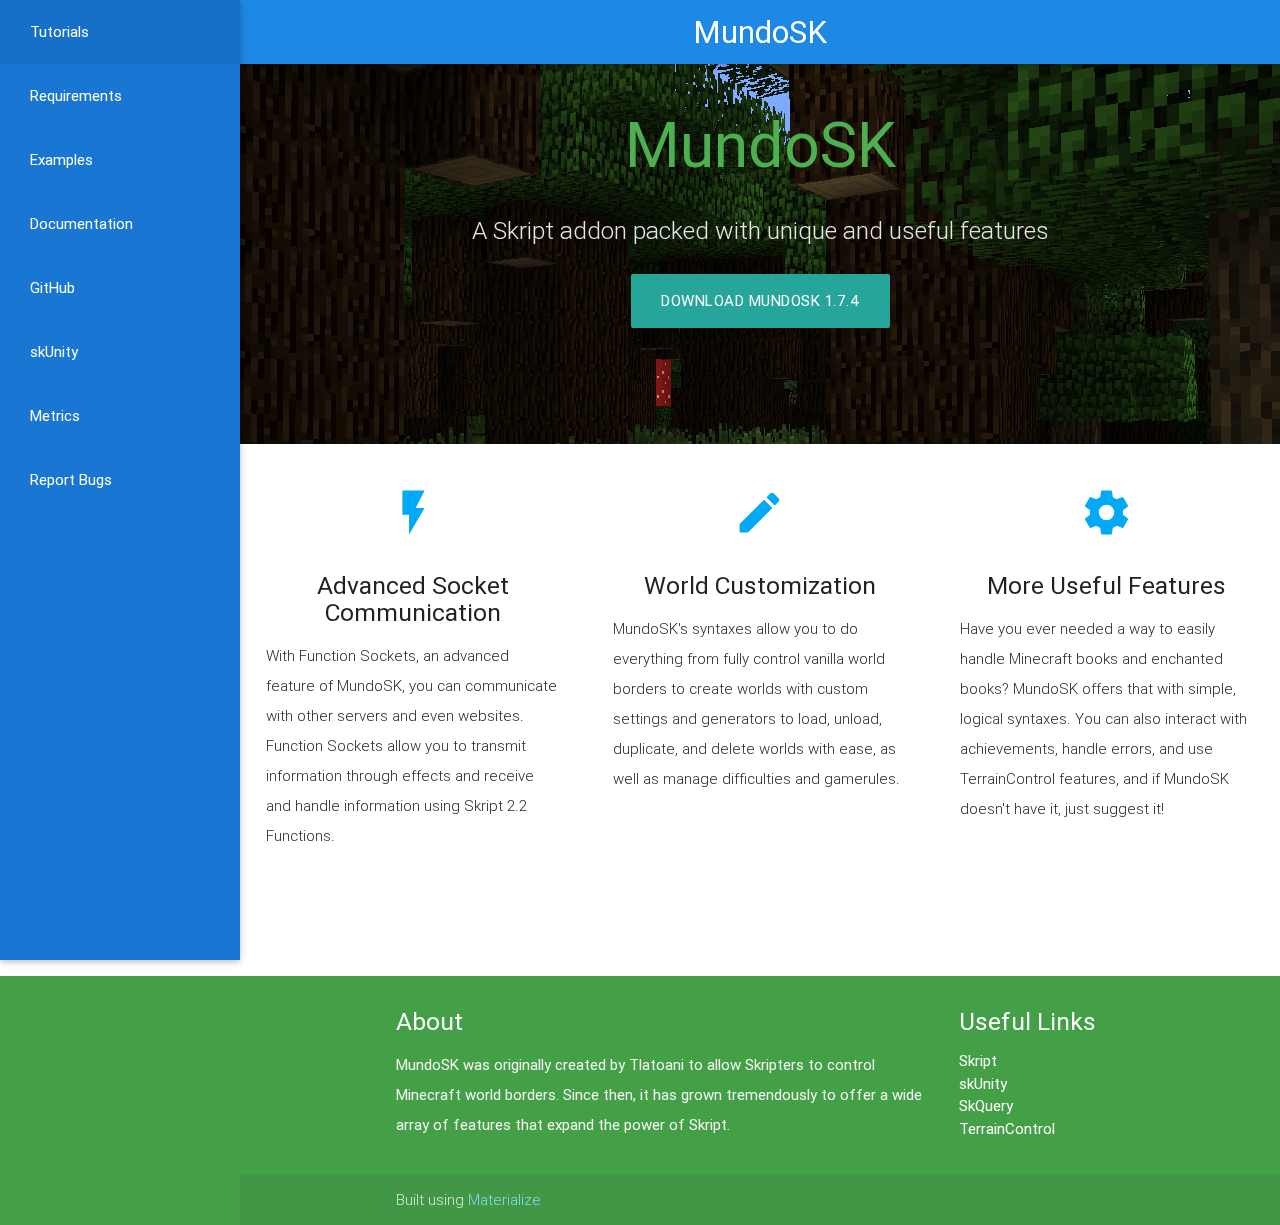
<file: index.html>
<!DOCTYPE html>
<html lang="en">
<head>
  <meta http-equiv="Content-Type" content="text/html; charset=UTF-8"/>
  <meta name="viewport" content="width=device-width, initial-scale=1, maximum-scale=1.0"/>
  <title>MundoSK - Skript Addon by Tlatoani</title>

  <!-- CSS  -->
  <link href="https://fonts.googleapis.com/icon?family=Material+Icons" rel="stylesheet">
  <link href="css/materialize.css" type="text/css" rel="stylesheet" media="screen,projection"/>
  <link href="css/style.css" type="text/css" rel="stylesheet" media="screen,projection"/>
</head>
<body>
  <nav class="blue darken-1" role="navigation">
    <div class="nav-wrapper"><a id="logo-container" href="#" class="brand-logo center white-text">MundoSK</a>
      <ul id="nav-mobile" class="side-nav fixed blue darken-2">
        <li class="no-padding">
          <ul class="collapsible collapsible-accordion">
            <li>
              <a class="collapsible-header white-text">Tutorials</i></a>
              <div class="collapsible-body">
                <ul>
                  <li><a href="tutorialworldcreator.html">World Creator</a></li>
                  <li><a href="tutorialinterserver.html">Server Communication</a></li>
                  <li><a href="tutorialhandlers.html">Handlers</a></li>
                  <li><a href="tutorialprobability.html">Probability</a></li>
                  <li><a href="tutorialcustomevents.html">Custom Events</a></li>
                </ul>
              </div>
            </li>
            <li>
              <a class="collapsible-header white-text">Requirements</i></a>
              <div class="collapsible-body">
                <ul>
                  <li><a href="https://forums.skunity.com/uploads/default/original/2X/a/af5cf8410e58cce7f76c8fc467498b32c37e2755.jar">Skript 2.2 (1.8)</a></li>
                  <li><a href="https://forums.skunity.com/t/download-v1-3-skript-for-1-9/4283">Skript 2.2 (1.9)</a></li>
                  <li><a>Spigot 1.8-1.10+</a></li>
                  <li><a>Java 8</a></li>
                  <ul class="collapsible collapsible-accordion">
                    <li>
                      <a class="collapsible-header">Optional</i></a>
                      <div class="collapsible-body">
                        <ul>
                          <li class="green"><a href="https://www.spigotmc.org/resources/terraincontrol.2214/" class="white-text">TerrainControl</a></li>
                          <li class="green"><a href="https://www.spigotmc.org/resources/protocollib.1997/" class="white-text">ProtocolLib 4.1+</a></li>
                        </ul>
                      </div>
                    </li>
                  </ul>
                </ul>
              </div>
            </li>
            <li>
              <a class="collapsible-header white-text">Examples</i></a>
              <div class="collapsible-body">
                <ul>
                  <li><a href="exampleinterserverchat.html">Inter Server Chat</a></li>
                  <li><a href="examplemontyhall.html">Monty Hall</a></li>
                </ul>
              </div>
            </li>
          </ul>
        </li>
        <li><a href="http://skunity.com/MundoSK" class="white-text">Documentation</a></li>
        <li><a href="https://github.com/TlatoaniHJ/MundoSK" class="white-text">GitHub</a></li>
        <li><a href="https://forums.skunity.com/topic/1833/mundosk-1-7-4-1-8-1-10-tablist-custom-generators-packets-world-border-world-management-sockets-more/981" class="white-text">skUnity</a></li>
        <li><a href="http://mcstats.org/plugin/MundoSK" class="white-text">Metrics</a></li>
        <li><a href="reportbugs.html" class="white-text">Report Bugs</a></li>
      </ul>
      <a href="#" data-activates="nav-mobile" class="button-collapse"><i class="material-icons white-text">menu</i></a>
    </div>
  </nav>

  <header id="index-banner" class="parallax-container">
    <div class="section no-pad-bot">
      <div class="container">
        <br><br>
        <h1 class="header center green-text">MundoSK</h1>
        <div class="row center">
          <h5 class="header col s12 light">A Skript addon packed with unique and useful features</h5>
        </div>
        <div class="row center">
          <a href="/downloads/MundoSK.jar" download id="download-button" class="btn-large waves-effect waves-green">Download MundoSK 1.7.4</a>
        </div>
      </div>
    </div>
    <div class="parallax"><img src="background4.jpg" alt="Unsplashed background img 1"></div>
  </header>


  <main>
    <div class="section">

      <!--   Icon Section   -->
      <div class="row">
        <div class="col s12 m4">
          <div class="icon-block">
            <h2 class="center light-blue-text"><i class="material-icons">flash_on</i></h2>
            <h5 class="center">Advanced Socket Communication</h5>

            <p class="light">With Function Sockets, an advanced feature of MundoSK, you can communicate with other servers and even websites. Function Sockets allow you to transmit information through effects and receive and handle information using Skript 2.2 Functions. </p>
          </div>
        </div>

        <div class="col s12 m4">
          <div class="icon-block">
            <h2 class="center light-blue-text"><i class="material-icons">mode_edit</i></h2>
            <h5 class="center">World Customization</h5>

            <p class="light">MundoSK's syntaxes allow you to do everything from fully control vanilla world borders to create worlds with custom settings and generators to load, unload, duplicate, and delete worlds with ease, as well as manage difficulties and gamerules.</p>
          </div>
        </div>

        <div class="col s12 m4">
          <div class="icon-block">
            <h2 class="center light-blue-text"><i class="material-icons">settings</i></h2>
            <h5 class="center">More Useful Features</h5>

            <p class="light">Have you ever needed a way to easily handle Minecraft books and enchanted books? MundoSK offers that with simple, logical syntaxes. You can also interact with achievements, handle errors, and use TerrainControl features, and if MundoSK doesn't have it, just suggest it!</p>
          </div>
        </div>
      </div>
    </div>
    <br><br>

    <div class="section">

    </div>
  </main>

  <footer class="page-footer green darken-1">
    <div class="container">
      <div class="row">
        <div class="col l9 s12">
          <h5 class="white-text">About</h5>
          <p class="grey-text text-lighten-4">MundoSK was originally created by Tlatoani to allow Skripters to control Minecraft world borders. Since then, it has grown tremendously to offer a wide array of features that expand the power of Skript.</p>


        </div>
        <div class="col l3 s12">
          <h5 class="white-text">Useful Links</h5>
          <ul>
            <li><a class="white-text" href="http://dev.bukkit.org/bukkit-plugins/skript/">Skript</a></li>
            <li><a class="white-text" href="http://skunity.com/">skUnity</a></li>
            <li><a class="white-text" href="http://dev.bukkit.org/bukkit-plugins/skquery/">SkQuery</a></li>
            <li><a class="white-text" href="https://www.spigotmc.org/resources/terraincontrol.2214/">TerrainControl</a></li>
          </ul>
        </div>
      </div>
    </div>
    <div class="footer-copyright">
      <div class="container">
      Built using <a class="cyan-text text-lighten-3" href="http://materializecss.com">Materialize</a>
      </div>
    </div>
  </footer>


  <!--  Scripts-->
  <script src="https://code.jquery.com/jquery-2.1.1.min.js"></script>
  <script src="js/materialize.js"></script>
  <script src="js/init.js"></script>

  </body>
</html>
</file>
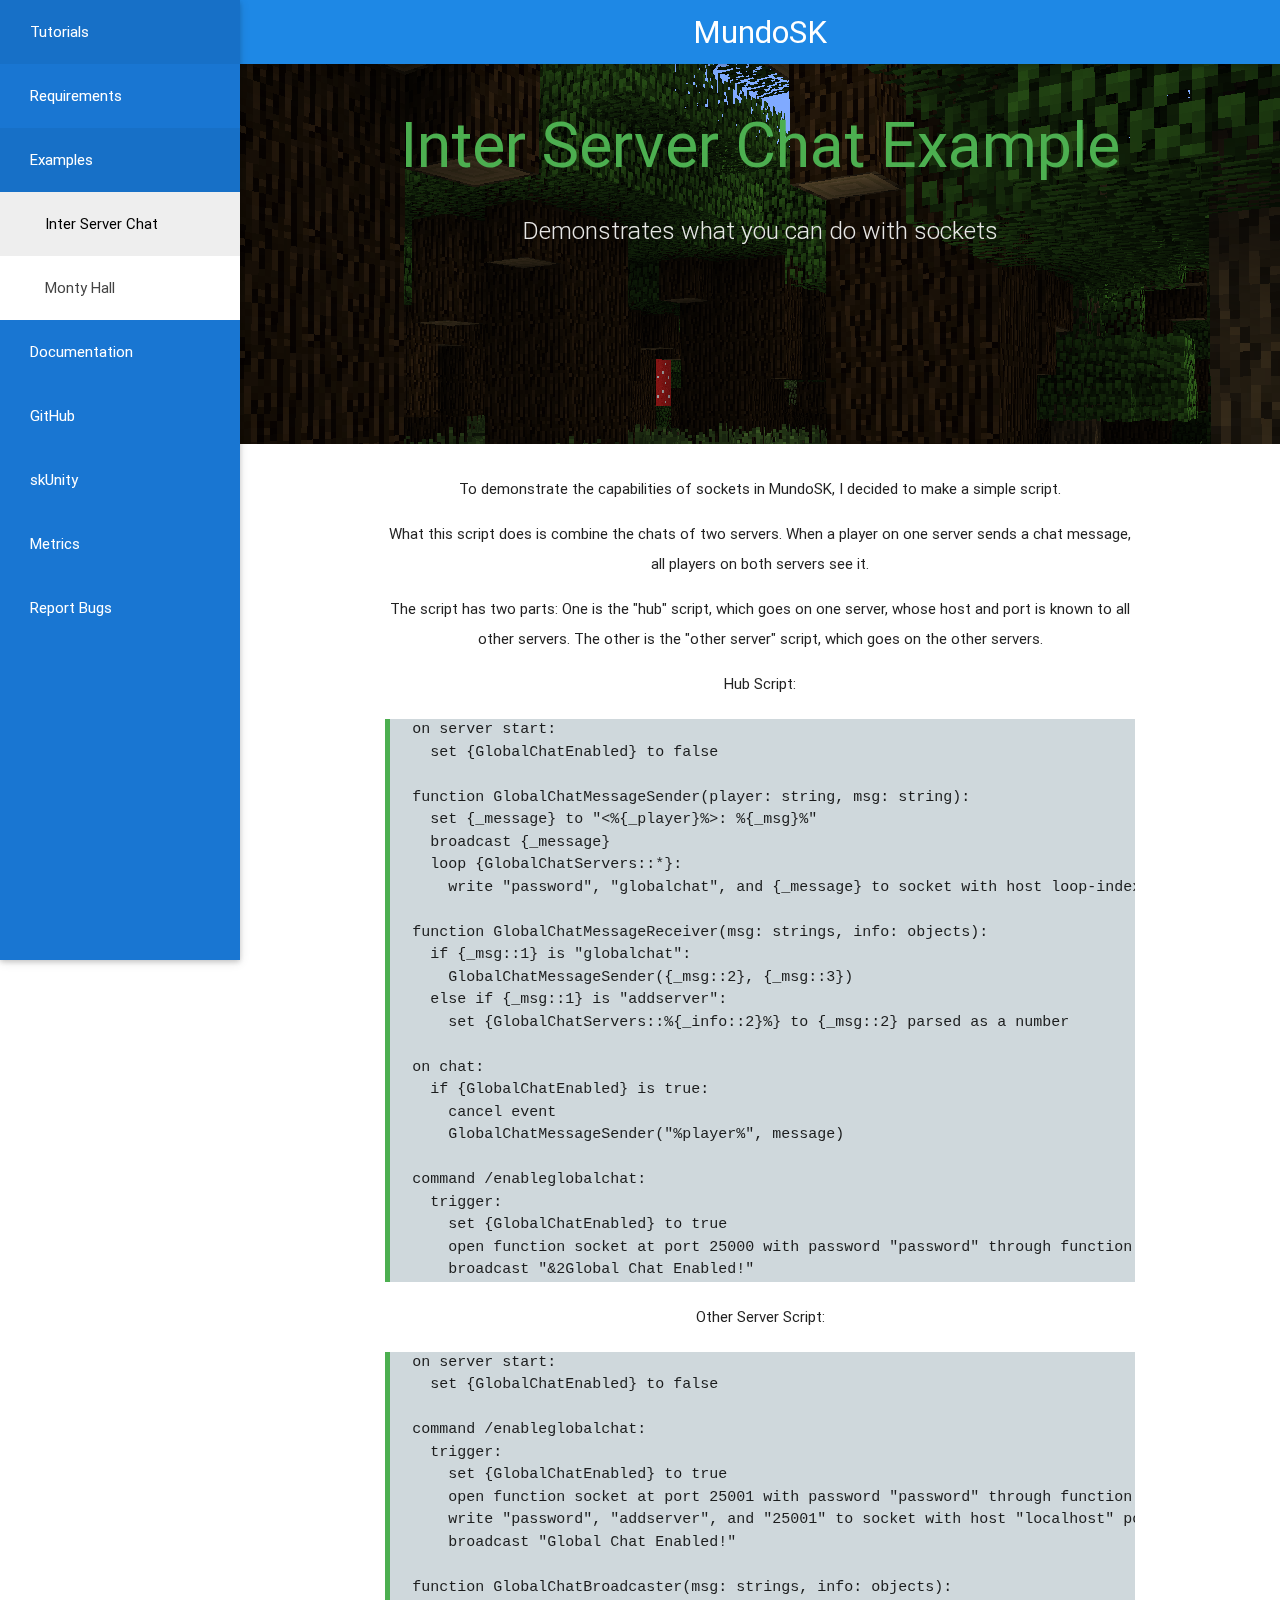
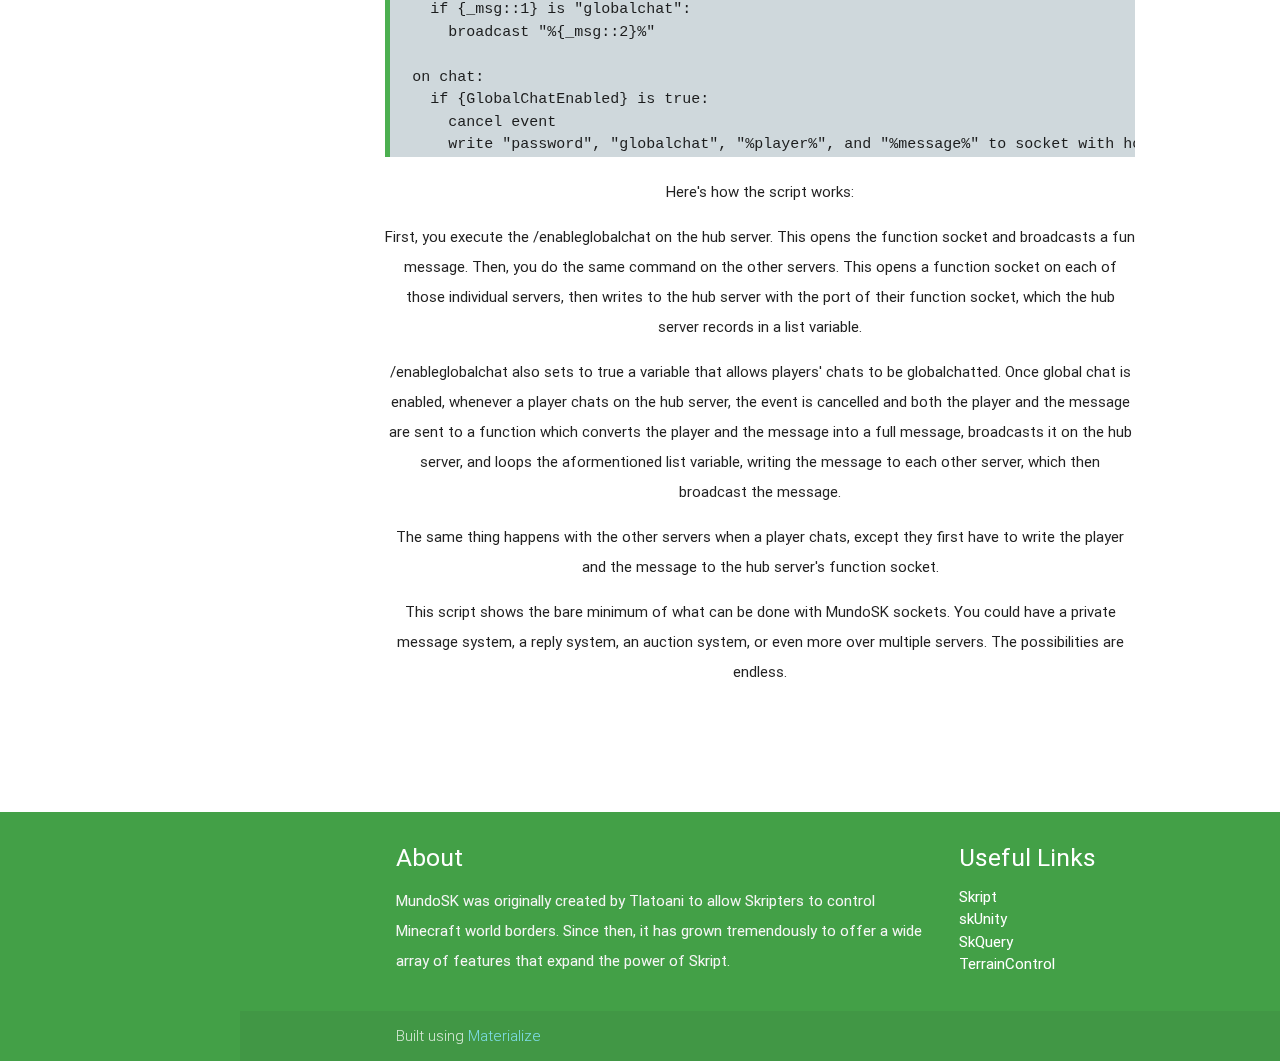
<file: exampleinterserverchat.html>
<!DOCTYPE html>
<html lang="en">
<head>
  <meta http-equiv="Content-Type" content="text/html; charset=UTF-8"/>
  <meta name="viewport" content="width=device-width, initial-scale=1, maximum-scale=1.0"/>
  <title>MundoSK - Skript Addon by Tlatoani</title>

  <!-- CSS  -->
  <link href="https://fonts.googleapis.com/icon?family=Material+Icons" rel="stylesheet">
  <link href="css/materialize.css" type="text/css" rel="stylesheet" media="screen,projection"/>
  <link href="css/style.css" type="text/css" rel="stylesheet" media="screen,projection"/>
</head>
<body>
  <nav class="blue darken-1" role="navigation">
    <div class="nav-wrapper"><a id="logo-container" href="index.html" class="brand-logo center white-text">MundoSK</a>
      <ul id="nav-mobile" class="side-nav fixed blue darken-2">
        <li class="no-padding">
          <ul class="collapsible collapsible-accordion">
            <li>
              <a class="collapsible-header white-text">Tutorials</i></a>
              <div class="collapsible-body">
                <ul>
                  <li><a href="tutorialworldcreator.html">World Creator</a></li>
                  <li><a href="tutorialinterserver.html">Server Communication</a></li>
                  <li><a href="tutorialhandlers.html">Handlers</a></li>
                  <li><a href="tutorialprobability.html">Probability</a></li>
                  <li><a href="tutorialcustomevents.html">Custom Events</a></li>
                </ul>
              </div>
            </li>
            <li>
              <a class="collapsible-header white-text">Requirements</i></a>
              <div class="collapsible-body">
                <ul>
                  <li><a href="https://forums.skunity.com/uploads/default/original/2X/a/af5cf8410e58cce7f76c8fc467498b32c37e2755.jar">Skript 2.2 (1.8)</a></li>
                  <li><a href="https://forums.skunity.com/t/download-v1-3-skript-for-1-9/4283">Skript 2.2 (1.9)</a></li>
                  <li><a>Spigot 1.8/1.9</a></li>
                  <li><a>Java 8</a></li>
                </ul>
              </div>
            </li>
            <li>
              <a class="active collapsible-header white-text">Examples</i></a>
              <div class="collapsible-body">
                <ul>
                  <li class="active grey lighten-3"><a href="exampleinterserverchat.html" class="black-text">Inter Server Chat</a></li>
                  <li><a href="examplemontyhall.html">Monty Hall</a></li>
                </ul>
              </div>
            </li>
          </ul>
        </li>
        <li><a href="http://skunity.com/MundoSK" class="white-text">Documentation</a></li>
        <li><a href="https://github.com/TlatoaniHJ/MundoSK" class="white-text">GitHub</a></li>
        <li><a href="https://forums.skunity.com/t/mundosk-1-5-10-custom-events-world-border-world-management-books-enchanted-books-sockets-terraincontrol-hook-more/2706" class="white-text">skUnity</a></li>
        <li><a href="http://mcstats.org/plugin/MundoSK" class="white-text">Metrics</a></li>
        <li><a href="reportbugs.html" class="white-text">Report Bugs</a></li>
      </ul>
      <a href="#" data-activates="nav-mobile" class="button-collapse"><i class="material-icons white-text">menu</i></a>
    </div>
  </nav>

  <header id="index-banner" class="parallax-container">
    <div class="section no-pad-bot">
      <div class="container">
        <br><br>
        <h1 class="header center green-text">Inter Server Chat Example</h1>
        <div class="row center">
          <h5 class="header col s12 light">Demonstrates what you can do with sockets</h5>
        </div>
      </div>
    </div>
    <div class="parallax"><img src="background4.jpg" alt="Unsplashed background img 1"></div>
  </header>


  <main>
    <div class="section container">

      <!--   Icon Section   -->
      <div class="center row">
<p>To demonstrate the capabilities of sockets in MundoSK, I decided to make a simple script.
</p><p>What this script does is combine the chats of two servers. When a player on one server sends a chat message, all players on both servers see it.
</p><p>The script has two parts: One is the "hub" script, which goes on one server, whose host and port is known to all other servers. The other is the "other server" script, which goes on the other servers.
</p><p>Hub Script:
</p><blockquote class="blue-grey lighten-4 left-align"><pre>
on server start:
  set {GlobalChatEnabled} to false

function GlobalChatMessageSender(player: string, msg: string):
  set {_message} to "<%{_player}%>: %{_msg}%"
  broadcast {_message}
  loop {GlobalChatServers::*}:
    write "password", "globalchat", and {_message} to socket with host loop-index port loop-value

function GlobalChatMessageReceiver(msg: strings, info: objects):
  if {_msg::1} is "globalchat":
    GlobalChatMessageSender({_msg::2}, {_msg::3})
  else if {_msg::1} is "addserver":
    set {GlobalChatServers::%{_info::2}%} to {_msg::2} parsed as a number

on chat:
  if {GlobalChatEnabled} is true:
    cancel event
    GlobalChatMessageSender("%player%", message)

command /enableglobalchat:
  trigger:
    set {GlobalChatEnabled} to true
    open function socket at port 25000 with password "password" through function "GlobalChatMessageReceiver"
    broadcast "&2Global Chat Enabled!"
</pre></blockquote><p>Other Server Script:
</p><blockquote class="blue-grey lighten-4 left-align"><pre>
on server start:
  set {GlobalChatEnabled} to false

command /enableglobalchat:
  trigger:
    set {GlobalChatEnabled} to true
    open function socket at port 25001 with password "password" through function "GlobalChatBroadcaster"
    write "password", "addserver", and "25001" to socket with host "localhost" port 25000
    broadcast "Global Chat Enabled!"

function GlobalChatBroadcaster(msg: strings, info: objects):
  if {_msg::1} is "globalchat":
    broadcast "%{_msg::2}%"

on chat:
  if {GlobalChatEnabled} is true:
    cancel event
    write "password", "globalchat", "%player%", and "%message%" to socket with host "localhost" port 25000
</pre></blockquote><p>Here's how the script works:
</p><p>First, you execute the /enableglobalchat on the hub server. This opens the function socket and broadcasts a fun message. Then, you do the same command on the other servers. This opens a function socket on each of those individual servers, then writes to the hub server with the port of their function socket, which the hub server records in a list variable.
</p><p>/enableglobalchat also sets to true a variable that allows players' chats to be globalchatted. Once global chat is enabled, whenever a player chats on the hub server, the event is cancelled and both the player and the message are sent to a function which converts the player and the message into a full message, broadcasts it on the hub server, and loops the aformentioned list variable, writing the message to each other server, which then broadcast the message.
</p><p>The same thing happens with the other servers when a player chats, except they first have to write the player and the message to the hub server's function socket.
</p><p>This script shows the bare minimum of what can be done with MundoSK sockets. You could have a private message system, a reply system, an auction system, or even more over multiple servers. The possibilities are endless.</p>
      </div>
    </div>
    <br><br>

    <div class="section">

    </div>
  </main>

  <footer class="page-footer green darken-1">
    <div class="container">
      <div class="row">
        <div class="col l9 s12">
          <h5 class="white-text">About</h5>
          <p class="grey-text text-lighten-4">MundoSK was originally created by Tlatoani to allow Skripters to control Minecraft world borders. Since then, it has grown tremendously to offer a wide array of features that expand the power of Skript.</p>


        </div>
        <div class="col l3 s12">
          <h5 class="white-text">Useful Links</h5>
          <ul>
            <li><a class="white-text" href="http://dev.bukkit.org/bukkit-plugins/skript/">Skript</a></li>
            <li><a class="white-text" href="http://skunity.com/">skUnity</a></li>
            <li><a class="white-text" href="http://dev.bukkit.org/bukkit-plugins/skquery/">SkQuery</a></li>
            <li><a class="white-text" href="https://www.spigotmc.org/resources/terraincontrol.2214/">TerrainControl</a></li>
          </ul>
        </div>
      </div>
    </div>
    <div class="footer-copyright">
      <div class="container">
      Built using <a class="cyan-text text-lighten-3" href="http://materializecss.com">Materialize</a>
      </div>
    </div>
  </footer>


  <!--  Scripts-->
  <script src="https://code.jquery.com/jquery-2.1.1.min.js"></script>
  <script src="js/materialize.js"></script>
  <script src="js/init.js"></script>

  </body>
</html>
</file>
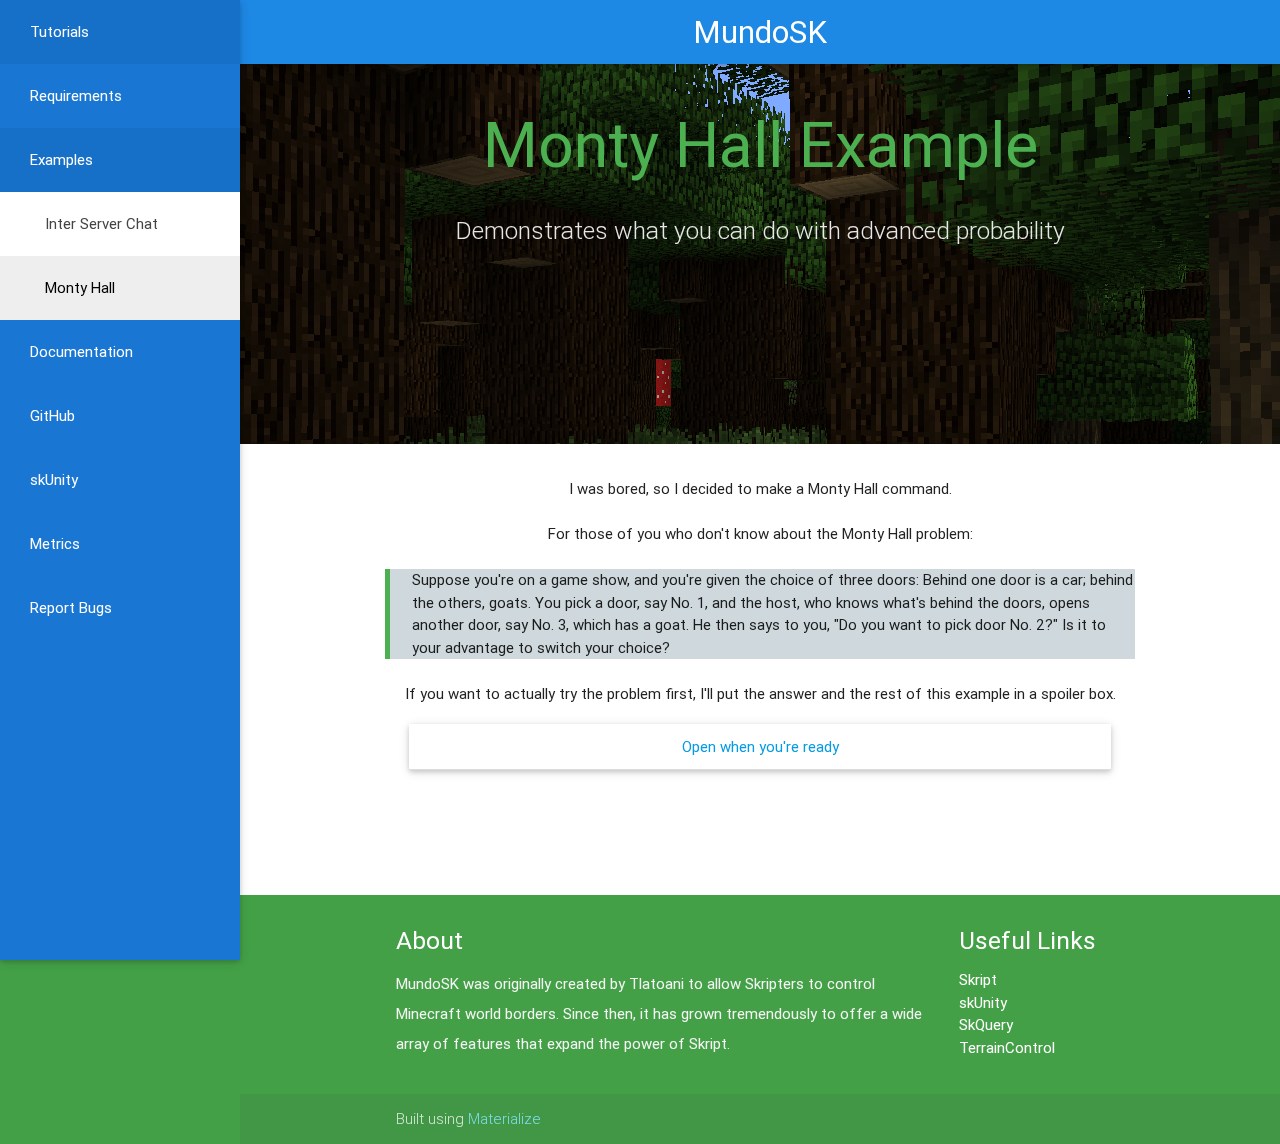
<file: examplemontyhall.html>
<!DOCTYPE html>
<html lang="en">
<head>
  <meta http-equiv="Content-Type" content="text/html; charset=UTF-8"/>
  <meta name="viewport" content="width=device-width, initial-scale=1, maximum-scale=1.0"/>
  <title>MundoSK - Skript Addon by Tlatoani</title>

  <!-- CSS  -->
  <link href="https://fonts.googleapis.com/icon?family=Material+Icons" rel="stylesheet">
  <link href="css/materialize.css" type="text/css" rel="stylesheet" media="screen,projection"/>
  <link href="css/style.css" type="text/css" rel="stylesheet" media="screen,projection"/>
</head>
<body>
  <nav class="blue darken-1" role="navigation">
    <div class="nav-wrapper"><a id="logo-container" href="index.html" class="brand-logo center white-text">MundoSK</a>
      <ul id="nav-mobile" class="side-nav fixed blue darken-2">
        <li class="no-padding">
          <ul class="collapsible collapsible-accordion">
            <li>
              <a class="collapsible-header white-text">Tutorials</i></a>
              <div class="collapsible-body">
                <ul>
                  <li><a href="tutorialworldcreator.html">World Creator</a></li>
                  <li><a href="tutorialinterserver.html">Server Communication</a></li>
                  <li><a href="tutorialhandlers.html">Handlers</a></li>
                  <li><a href="tutorialprobability.html">Probability</a></li>
                  <li><a href="tutorialcustomevents.html">Custom Events</a></li>
                </ul>
              </div>
            </li>
            <li>
              <a class="collapsible-header white-text">Requirements</i></a>
              <div class="collapsible-body">
                <ul>
                  <li><a href="https://forums.skunity.com/uploads/default/original/2X/a/af5cf8410e58cce7f76c8fc467498b32c37e2755.jar">Skript 2.2 (1.8)</a></li>
                  <li><a href="https://forums.skunity.com/t/download-v1-3-skript-for-1-9/4283">Skript 2.2 (1.9)</a></li>
                  <li><a>Spigot 1.8/1.9</a></li>
                  <li><a>Java 8</a></li>
                </ul>
              </div>
            </li>
            <li>
              <a class="active collapsible-header white-text">Examples</i></a>
              <div class="collapsible-body">
                <ul>
                  <li><a href="exampleinterserverchat.html">Inter Server Chat</a></li>
                  <li class="active grey lighten-3"><a href="examplemontyhall.html" class="black-text">Monty Hall</a></li>
                </ul>
              </div>
            </li>
          </ul>
        </li>
        <li><a href="http://skunity.com/MundoSK" class="white-text">Documentation</a></li>
        <li><a href="https://github.com/TlatoaniHJ/MundoSK" class="white-text">GitHub</a></li>
        <li><a href="https://forums.skunity.com/t/mundosk-1-5-10-custom-events-world-border-world-management-books-enchanted-books-sockets-terraincontrol-hook-more/2706" class="white-text">skUnity</a></li>
        <li><a href="http://mcstats.org/plugin/MundoSK" class="white-text">Metrics</a></li>
        <li><a href="reportbugs.html" class="white-text">Report Bugs</a></li>
      </ul>
      <a href="#" data-activates="nav-mobile" class="button-collapse"><i class="material-icons white-text">menu</i></a>
    </div>
  </nav>

  <header id="index-banner" class="parallax-container">
    <div class="section no-pad-bot">
      <div class="container">
        <br><br>
        <h1 class="header center green-text">Monty Hall Example</h1>
        <div class="row center">
          <h5 class="header col s12 light">Demonstrates what you can do with advanced probability</h5>
        </div>
      </div>
    </div>
    <div class="parallax"><img src="background4.jpg" alt="Unsplashed background img 1"></div>
  </header>


  <main>
    <div class="section container">

      <!--   Icon Section   -->
      <div class="center row">
<p>I was bored, so I decided to make a Monty Hall command.
</p><p>For those of you who don't know about the Monty Hall problem:
</p><blockquote class="blue-grey lighten-4 left-align">Suppose you're on a game show, and you're given the choice of three doors: Behind one door is a car; behind the others, goats. You pick a door, say No. 1, and the host, who knows what's behind the doors, opens another door, say No. 3, which has a goat. He then says to you, "Do you want to pick door No. 2?" Is it to your advantage to switch your choice?
</blockquote><p>If you want to actually try the problem first, I'll put the answer and the rest of this example in a spoiler box.
</p><ul class="collapsible popout collapsible-accordion">
  <li>
    <a class="collapsible-header">Open when you're ready</i></a>
    <div class="collapsible-body">
<p>The answer is that it is to your advantage to switch. To demonstrate this, I decided to make a little script using my probability stuff:
</p><blockquote class="blue-grey lighten-4 left-align"><pre>
command /montyhall <integer>:
  trigger:
    set {_teslas} to 0
    set {_sheeps} to 0
    set {_games} to 0
    loop integer-arg times:
      set {_1} to "sheep"
      set {_2} to "sheep"
      set {_3} to "sheep"
      $ scope
      probability:
        1 prob:
          set {_1} to "your new tesla"
        1 prob:
          set {_2} to "your new tesla"
        1 prob:
          set {_3} to "your new tesla"
      $ scope
      probability:
        1 prob:
          set {_choice} to 1
          if {_2} is "sheep":
            set {_elim} to 2
          else:
            set {_elim} to 3
        1 prob:
          set {_choice} to 2
          if {_1} is "sheep":
            set {_elim} to 1
          else:
            set {_elim} to 3
        1 prob:
          set {_choice} to 3
          if {_2} is "sheep":
            set {_elim} to 2
          else:
            set {_elim} to 1
      broadcast "You have chosen door %{_choice}%!"
      broadcast "Door %{_elim}% is a sheep and has been eliminated!"
      broadcast "Would you like to switch?"
      set {_finalchoice} to 6 - ({_choice} + {_elim})
      broadcast "You switched to %{_finalchoice}%"
      if {_%{_finalchoice}%} is "your new tesla":
        broadcast "Congratulations! You won a new Tesla!"
        add 1 to {_teslas}
      else:
        broadcast "Hey, you get a sheep!"
        add 1 to {_sheeps}
      add 1 to {_games}
    broadcast "You played %{_games}% games today"
    broadcast "You won %{_teslas}% Teslas, and %{_sheeps}% sheep"
</pre></blockquote><p>Essentially, when you do the command, you repeat an instance of the game the amount of times specified in integer-arg. Every single time you choose to switch. Every time it runs an instance of the game, it broadcasts dialogue, so beware that if you run this like 50 times, it's gonna spam your chat like crazy. At the end, it tells you how many games you played, how many Teslas (cars) you won, and how many sheep (goats) you won.
</p><p>For more info about the Monty Hall problem, go <a href="https://en.wikipedia.org/wiki/Monty_Hall_problem">here</a>.</p>
    </div>
  </li>
</ul>
      </div>
    </div>
    <br><br>

    <div class="section">

    </div>
  </main>

  <footer class="page-footer green darken-1">
    <div class="container">
      <div class="row">
        <div class="col l9 s12">
          <h5 class="white-text">About</h5>
          <p class="grey-text text-lighten-4">MundoSK was originally created by Tlatoani to allow Skripters to control Minecraft world borders. Since then, it has grown tremendously to offer a wide array of features that expand the power of Skript.</p>


        </div>
        <div class="col l3 s12">
          <h5 class="white-text">Useful Links</h5>
          <ul>
            <li><a class="white-text" href="http://dev.bukkit.org/bukkit-plugins/skript/">Skript</a></li>
            <li><a class="white-text" href="http://skunity.com/">skUnity</a></li>
            <li><a class="white-text" href="http://dev.bukkit.org/bukkit-plugins/skquery/">SkQuery</a></li>
            <li><a class="white-text" href="https://www.spigotmc.org/resources/terraincontrol.2214/">TerrainControl</a></li>
          </ul>
        </div>
      </div>
    </div>
    <div class="footer-copyright">
      <div class="container">
      Built using <a class="cyan-text text-lighten-3" href="http://materializecss.com">Materialize</a>
      </div>
    </div>
  </footer>


  <!--  Scripts-->
  <script src="https://code.jquery.com/jquery-2.1.1.min.js"></script>
  <script src="js/materialize.js"></script>
  <script src="js/init.js"></script>

  </body>
</html>
</file>
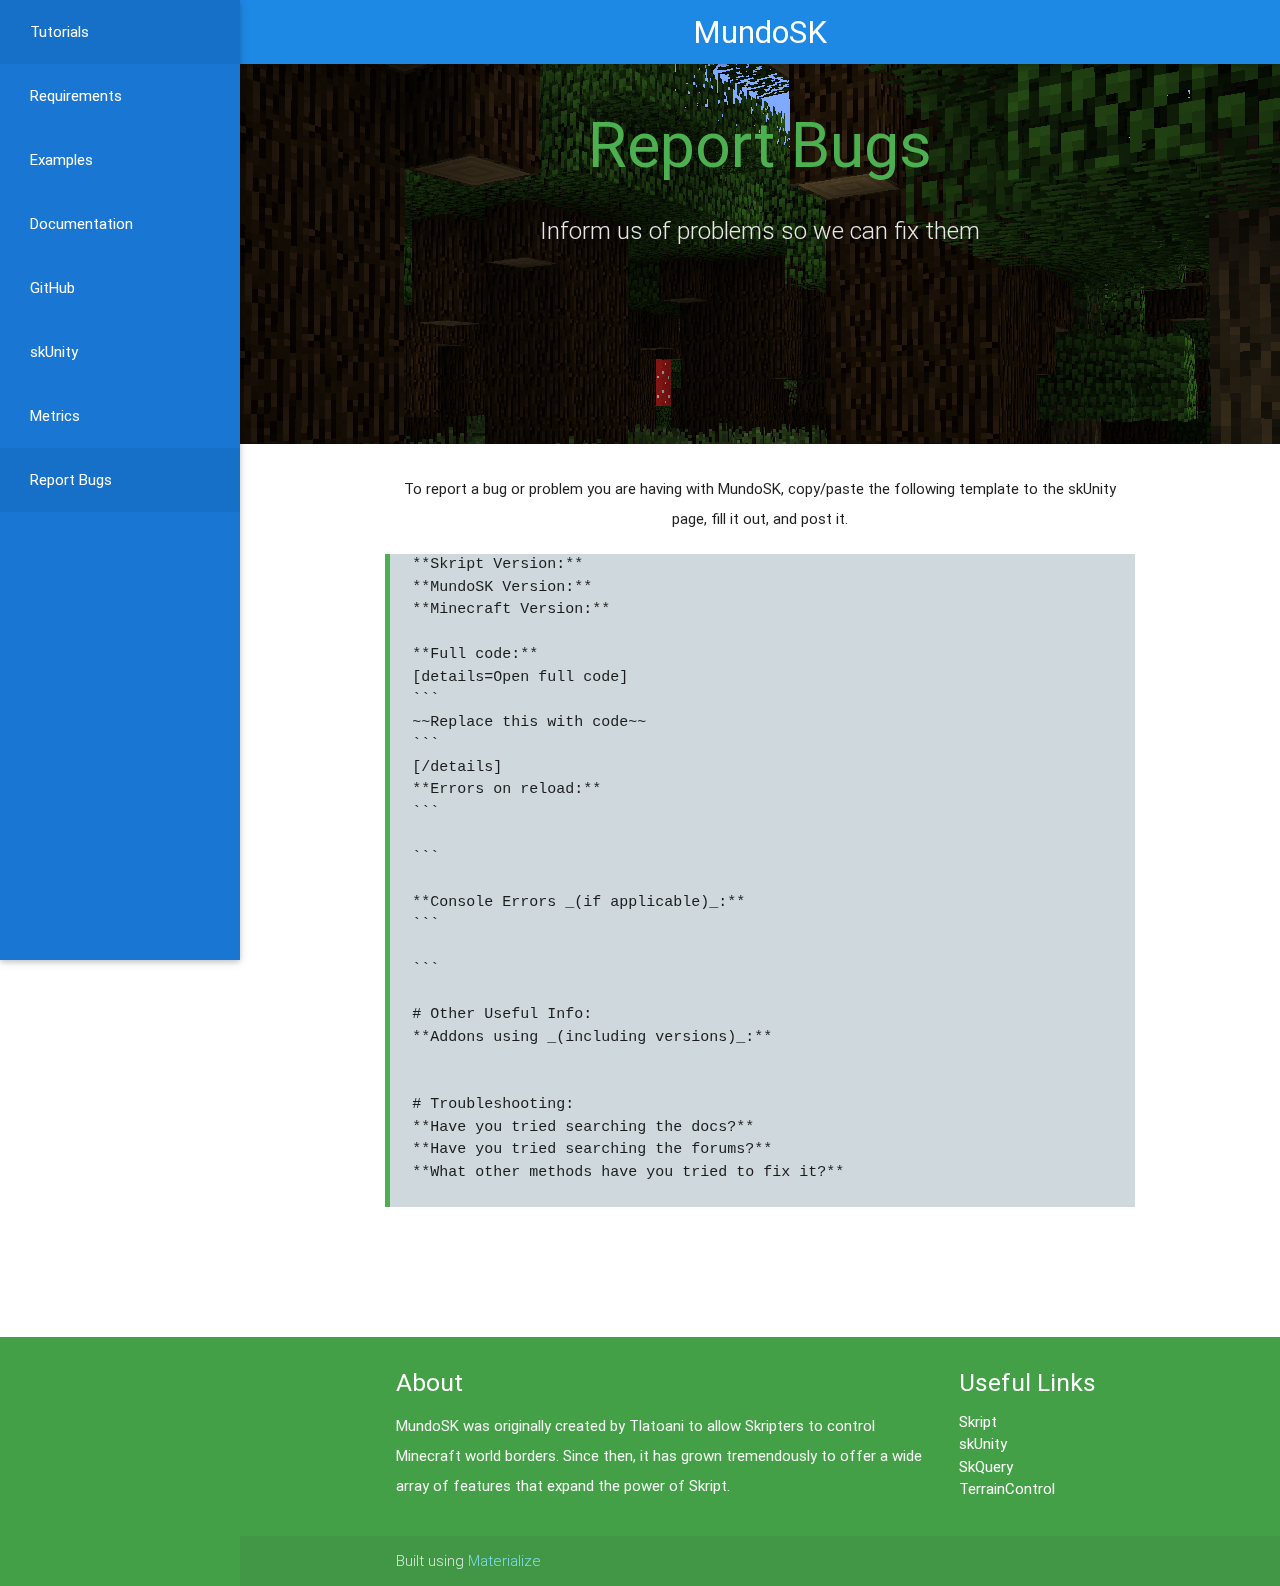
<file: reportbugs.html>
<!DOCTYPE html>
<html lang="en">
<head>
  <meta http-equiv="Content-Type" content="text/html; charset=UTF-8"/>
  <meta name="viewport" content="width=device-width, initial-scale=1, maximum-scale=1.0"/>
  <title>MundoSK - Skript Addon by Tlatoani</title>

  <!-- CSS  -->
  <link href="https://fonts.googleapis.com/icon?family=Material+Icons" rel="stylesheet">
  <link href="css/materialize.css" type="text/css" rel="stylesheet" media="screen,projection"/>
  <link href="css/style.css" type="text/css" rel="stylesheet" media="screen,projection"/>
</head>
<body>
  <nav class="blue darken-1" role="navigation">
    <div class="nav-wrapper"><a id="logo-container" href="index.html" class="brand-logo center white-text">MundoSK</a>
      <ul id="nav-mobile" class="side-nav fixed blue darken-2">
        <li class="no-padding">
          <ul class="collapsible collapsible-accordion">
            <li>
              <a class="collapsible-header white-text">Tutorials</i></a>
              <div class="collapsible-body">
                <ul>
                  <li><a href="tutorialworldcreator.html">World Creator</a></li>
                  <li><a href="tutorialinterserver.html">Server Communication</a></li>
                  <li><a href="tutorialhandlers.html">Handlers</a></li>
                  <li><a href="tutorialprobability.html">Probability</a></li>
                  <li><a href="tutorialcustomevents.html">Custom Events</a></li>
                </ul>
              </div>
            </li>
            <li>
              <a class="collapsible-header white-text">Requirements</i></a>
              <div class="collapsible-body">
                <ul>
                  <li><a href="https://forums.skunity.com/uploads/default/original/2X/a/af5cf8410e58cce7f76c8fc467498b32c37e2755.jar">Skript 2.2 (1.8)</a></li>
                  <li><a href="https://forums.skunity.com/t/download-v1-3-skript-for-1-9/4283">Skript 2.2 (1.9)</a></li>
                  <li><a>Spigot 1.8/1.9</a></li>
                  <li><a>Java 8</a></li>
                </ul>
              </div>
            </li>
            <li>
              <a class="collapsible-header white-text">Examples</i></a>
              <div class="collapsible-body">
                <ul>
                  <li><a href="exampleinterserverchat.html">Inter Server Chat</a></li>
                  <li><a href="examplemontyhall.html">Monty Hall</a></li>
                </ul>
              </div>
            </li>
          </ul>
        </li>
        <li><a href="http://skunity.com/MundoSK" class="white-text">Documentation</a></li>
        <li><a href="https://github.com/TlatoaniHJ/MundoSK" class="white-text">GitHub</a></li>
        <li><a href="https://forums.skunity.com/t/mundosk-1-5-10-custom-events-world-border-world-management-books-enchanted-books-sockets-terraincontrol-hook-more/2706" class="white-text">skUnity</a></li>
        <li><a href="http://mcstats.org/plugin/MundoSK" class="white-text">Metrics</a></li>
        <li class="active"><a href="reportbugs.html" class="white-text">Report Bugs</a></li>
      </ul>
      <a href="#" data-activates="nav-mobile" class="button-collapse"><i class="material-icons white-text">menu</i></a>
    </div>
  </nav>

  <header id="index-banner" class="parallax-container">
    <div class="section no-pad-bot">
      <div class="container">
        <br><br>
        <h1 class="header center green-text">Report Bugs</h1>
        <div class="row center">
          <h5 class="header col s12 light">Inform us of problems so we can fix them</h5>
        </div>
      </div>
    </div>
    <div class="parallax"><img src="background4.jpg" alt="Unsplashed background img 1"></div>
  </header>


  <main>
    <div class="section container">

      <!--   Icon Section   -->
      <div class="center row">
        <p>To report a bug or problem you are having with MundoSK, copy/paste the following template to the skUnity page, fill it out, and post it.</p>
        <blockquote class="blue-grey lighten-4 left-align"><pre>
**Skript Version:**
**MundoSK Version:**
**Minecraft Version:**

**Full code:**
[details=Open full code]
```
~~Replace this with code~~
```
[/details]
**Errors on reload:**
```

```

**Console Errors _(if applicable)_:**
```

```

# Other Useful Info:
**Addons using _(including versions)_:**


# Troubleshooting:
**Have you tried searching the docs?**
**Have you tried searching the forums?**
**What other methods have you tried to fix it?**
        </pre></blockquote>
      </div>
    </div>
    <br><br>

    <div class="section">

    </div>
  </main>

  <footer class="page-footer green darken-1">
    <div class="container">
      <div class="row">
        <div class="col l9 s12">
          <h5 class="white-text">About</h5>
          <p class="grey-text text-lighten-4">MundoSK was originally created by Tlatoani to allow Skripters to control Minecraft world borders. Since then, it has grown tremendously to offer a wide array of features that expand the power of Skript.</p>


        </div>
        <div class="col l3 s12">
          <h5 class="white-text">Useful Links</h5>
          <ul>
            <li><a class="white-text" href="http://dev.bukkit.org/bukkit-plugins/skript/">Skript</a></li>
            <li><a class="white-text" href="http://skunity.com/">skUnity</a></li>
            <li><a class="white-text" href="http://dev.bukkit.org/bukkit-plugins/skquery/">SkQuery</a></li>
            <li><a class="white-text" href="https://www.spigotmc.org/resources/terraincontrol.2214/">TerrainControl</a></li>
          </ul>
        </div>
      </div>
    </div>
    <div class="footer-copyright">
      <div class="container">
      Built using <a class="cyan-text text-lighten-3" href="http://materializecss.com">Materialize</a>
      </div>
    </div>
  </footer>


  <!--  Scripts-->
  <script src="https://code.jquery.com/jquery-2.1.1.min.js"></script>
  <script src="js/materialize.js"></script>
  <script src="js/init.js"></script>

  </body>
</html>
</file>
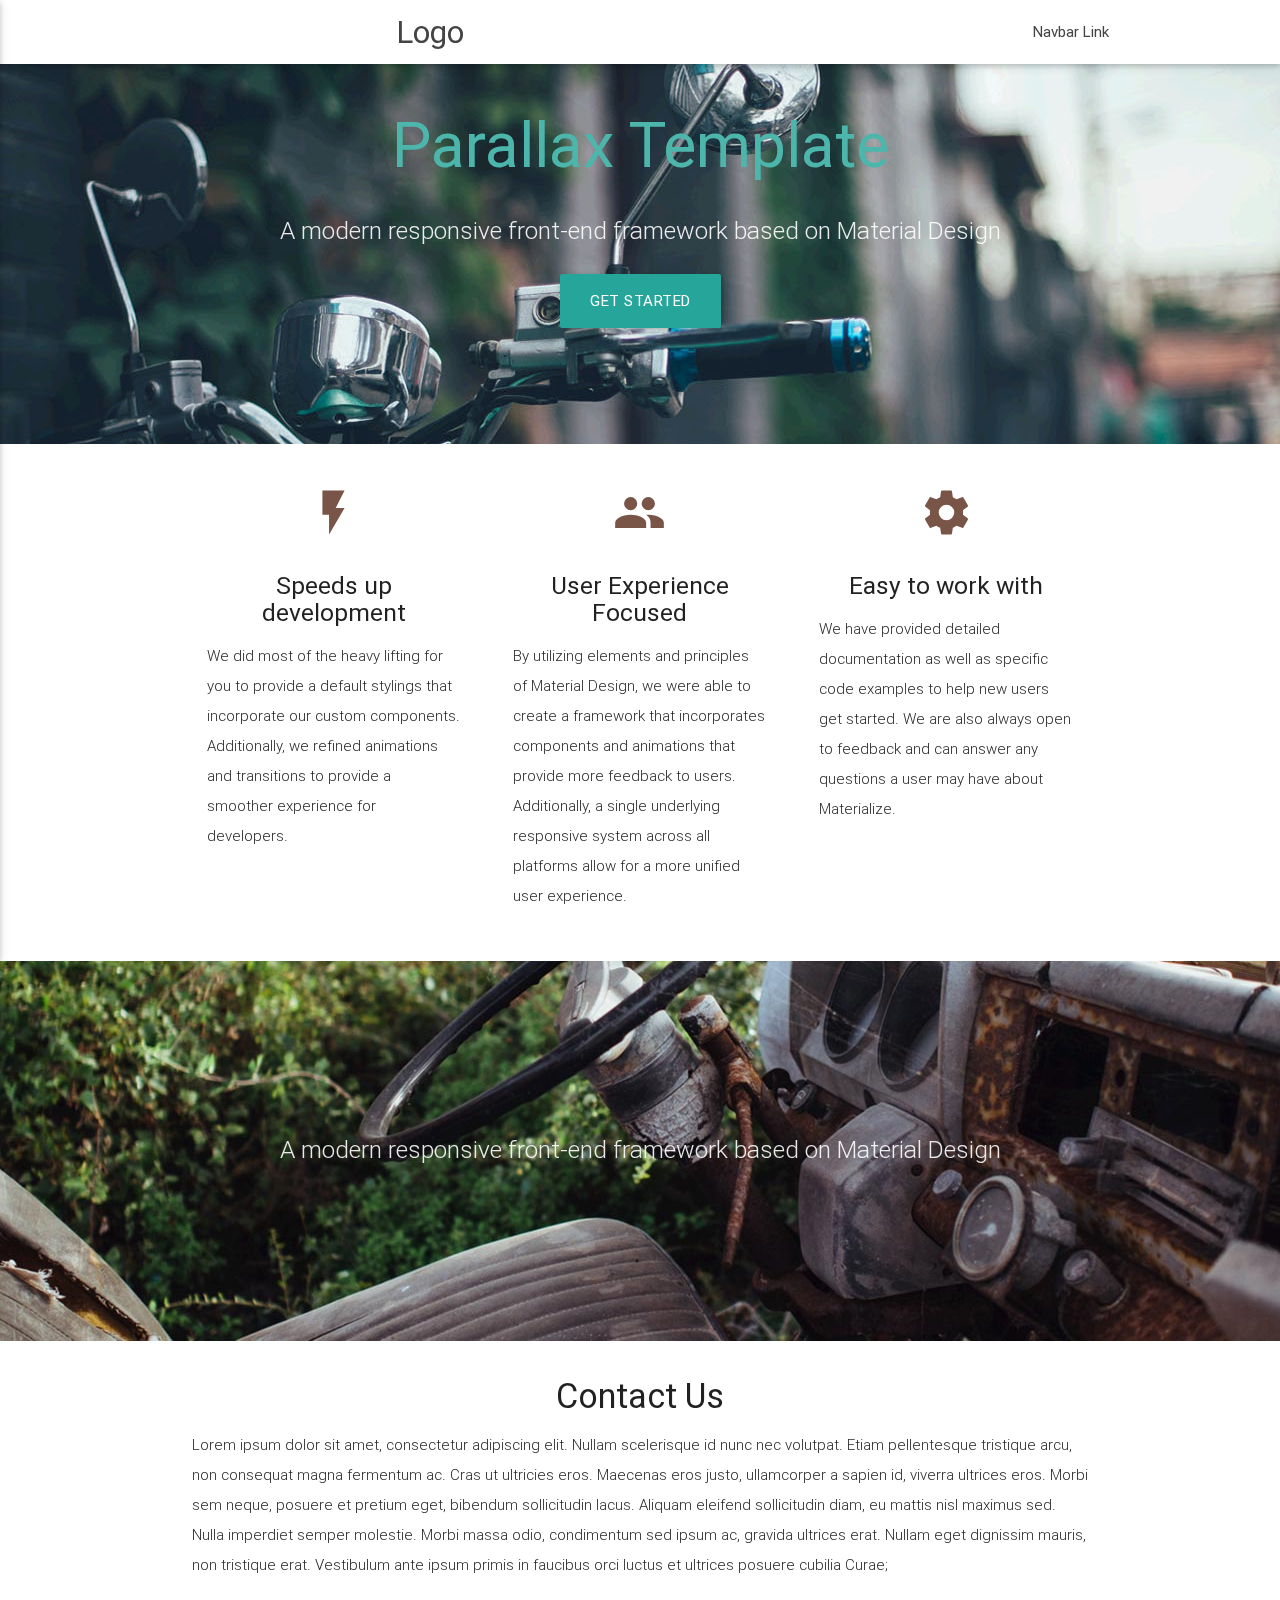
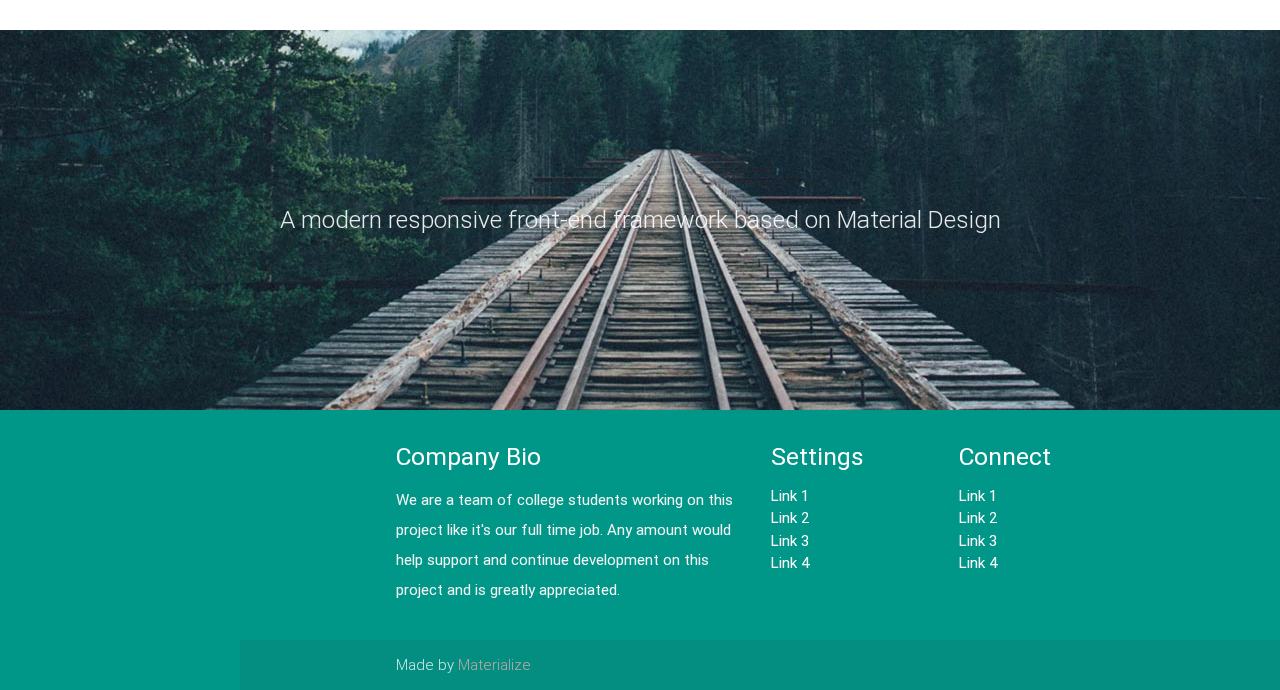
<file: sampleindexparallax.html>
<!DOCTYPE html>
<html lang="en">
<head>
  <meta http-equiv="Content-Type" content="text/html; charset=UTF-8"/>
  <meta name="viewport" content="width=device-width, initial-scale=1, maximum-scale=1.0, user-scalable=no"/>
  <title>Parallax Template - Materialize</title>

  <!-- CSS  -->
  <link href="https://fonts.googleapis.com/icon?family=Material+Icons" rel="stylesheet">
  <link href="css/materialize.css" type="text/css" rel="stylesheet" media="screen,projection"/>
  <link href="css/style.css" type="text/css" rel="stylesheet" media="screen,projection"/>
</head>
<body>
  <nav class="white" role="navigation">
    <div class="nav-wrapper container">
      <a id="logo-container" href="#" class="brand-logo">Logo</a>
      <ul class="right hide-on-med-and-down">
        <li><a href="#">Navbar Link</a></li>
      </ul>

      <ul id="nav-mobile" class="side-nav">
        <li><a href="#">Navbar Link</a></li>
      </ul>
      <a href="#" data-activates="nav-mobile" class="button-collapse"><i class="material-icons">menu</i></a>
    </div>
  </nav>

  <div id="index-banner" class="parallax-container">
    <div class="section no-pad-bot">
      <div class="container">
        <br><br>
        <h1 class="header center teal-text text-lighten-2">Parallax Template</h1>
        <div class="row center">
          <h5 class="header col s12 light">A modern responsive front-end framework based on Material Design</h5>
        </div>
        <div class="row center">
          <a href="http://materializecss.com/getting-started.html" id="download-button" class="btn-large waves-effect waves-light teal lighten-1">Get Started</a>
        </div>
        <br><br>

      </div>
    </div>
    <div class="parallax"><img src="background1.jpg" alt="Unsplashed background img 1"></div>
  </div>


  <div class="container">
    <div class="section">

      <!--   Icon Section   -->
      <div class="row">
        <div class="col s12 m4">
          <div class="icon-block">
            <h2 class="center brown-text"><i class="material-icons">flash_on</i></h2>
            <h5 class="center">Speeds up development</h5>

            <p class="light">We did most of the heavy lifting for you to provide a default stylings that incorporate our custom components. Additionally, we refined animations and transitions to provide a smoother experience for developers.</p>
          </div>
        </div>

        <div class="col s12 m4">
          <div class="icon-block">
            <h2 class="center brown-text"><i class="material-icons">group</i></h2>
            <h5 class="center">User Experience Focused</h5>

            <p class="light">By utilizing elements and principles of Material Design, we were able to create a framework that incorporates components and animations that provide more feedback to users. Additionally, a single underlying responsive system across all platforms allow for a more unified user experience.</p>
          </div>
        </div>

        <div class="col s12 m4">
          <div class="icon-block">
            <h2 class="center brown-text"><i class="material-icons">settings</i></h2>
            <h5 class="center">Easy to work with</h5>

            <p class="light">We have provided detailed documentation as well as specific code examples to help new users get started. We are also always open to feedback and can answer any questions a user may have about Materialize.</p>
          </div>
        </div>
      </div>

    </div>
  </div>


  <div class="parallax-container valign-wrapper">
    <div class="section no-pad-bot">
      <div class="container">
        <div class="row center">
          <h5 class="header col s12 light">A modern responsive front-end framework based on Material Design</h5>
        </div>
      </div>
    </div>
    <div class="parallax"><img src="background2.jpg" alt="Unsplashed background img 2"></div>
  </div>

  <div class="container">
    <div class="section">

      <div class="row">
        <div class="col s12 center">
          <h3><i class="mdi-content-send brown-text"></i></h3>
          <h4>Contact Us</h4>
          <p class="left-align light">Lorem ipsum dolor sit amet, consectetur adipiscing elit. Nullam scelerisque id nunc nec volutpat. Etiam pellentesque tristique arcu, non consequat magna fermentum ac. Cras ut ultricies eros. Maecenas eros justo, ullamcorper a sapien id, viverra ultrices eros. Morbi sem neque, posuere et pretium eget, bibendum sollicitudin lacus. Aliquam eleifend sollicitudin diam, eu mattis nisl maximus sed. Nulla imperdiet semper molestie. Morbi massa odio, condimentum sed ipsum ac, gravida ultrices erat. Nullam eget dignissim mauris, non tristique erat. Vestibulum ante ipsum primis in faucibus orci luctus et ultrices posuere cubilia Curae;</p>
        </div>
      </div>

    </div>
  </div>


  <div class="parallax-container valign-wrapper">
    <div class="section no-pad-bot">
      <div class="container">
        <div class="row center">
          <h5 class="header col s12 light">A modern responsive front-end framework based on Material Design</h5>
        </div>
      </div>
    </div>
    <div class="parallax"><img src="background3.jpg" alt="Unsplashed background img 3"></div>
  </div>

  <footer class="page-footer teal">
    <div class="container">
      <div class="row">
        <div class="col l6 s12">
          <h5 class="white-text">Company Bio</h5>
          <p class="grey-text text-lighten-4">We are a team of college students working on this project like it's our full time job. Any amount would help support and continue development on this project and is greatly appreciated.</p>


        </div>
        <div class="col l3 s12">
          <h5 class="white-text">Settings</h5>
          <ul>
            <li><a class="white-text" href="#!">Link 1</a></li>
            <li><a class="white-text" href="#!">Link 2</a></li>
            <li><a class="white-text" href="#!">Link 3</a></li>
            <li><a class="white-text" href="#!">Link 4</a></li>
          </ul>
        </div>
        <div class="col l3 s12">
          <h5 class="white-text">Connect</h5>
          <ul>
            <li><a class="white-text" href="#!">Link 1</a></li>
            <li><a class="white-text" href="#!">Link 2</a></li>
            <li><a class="white-text" href="#!">Link 3</a></li>
            <li><a class="white-text" href="#!">Link 4</a></li>
          </ul>
        </div>
      </div>
    </div>
    <div class="footer-copyright">
      <div class="container">
      Made by <a class="brown-text text-lighten-3" href="http://materializecss.com">Materialize</a>
      </div>
    </div>
  </footer>


  <!--  Scripts-->
  <script src="https://code.jquery.com/jquery-2.1.1.min.js"></script>
  <script src="js/materialize.js"></script>
  <script src="js/init.js"></script>

  </body>
</html>
</file>
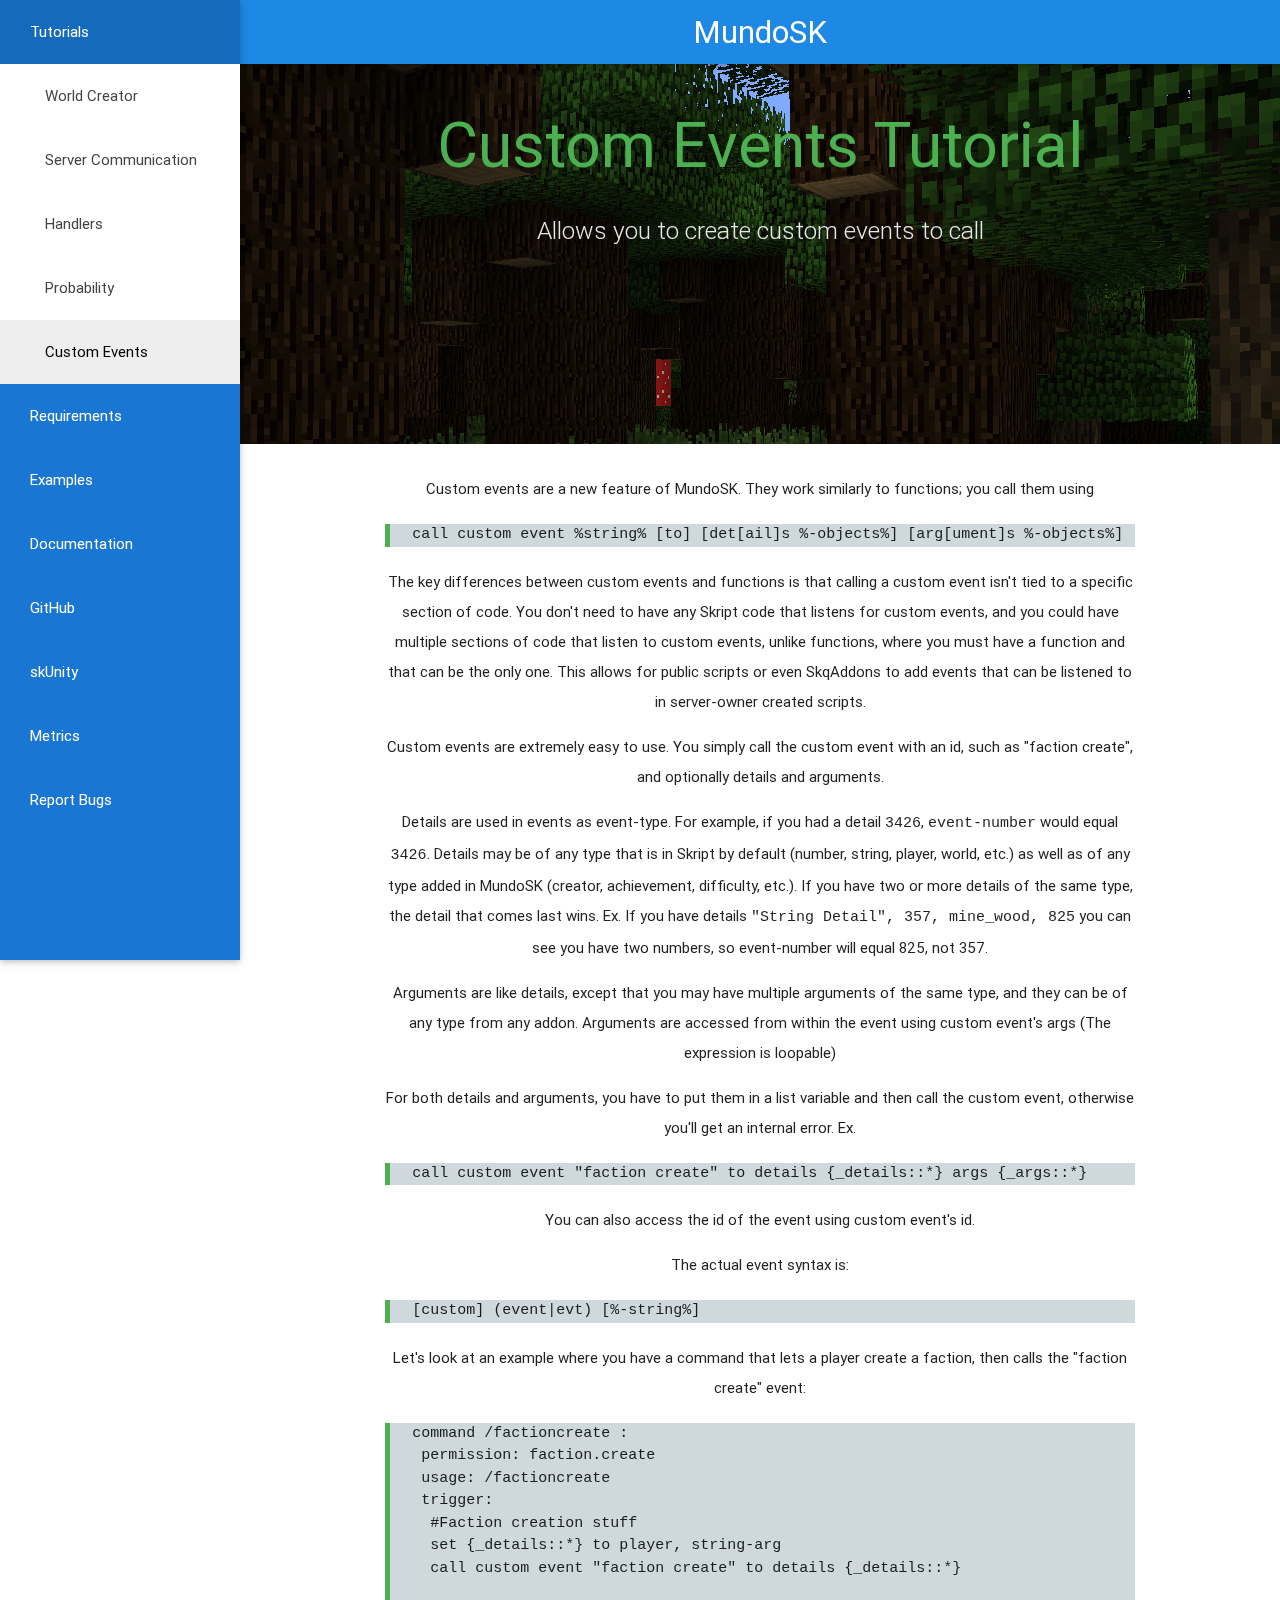
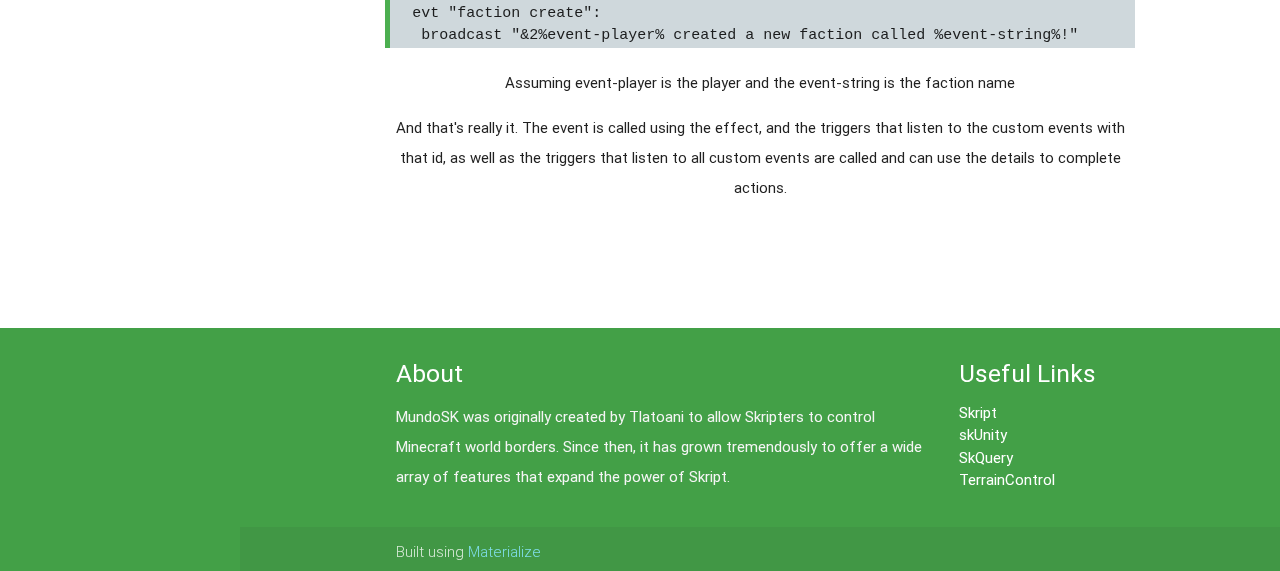
<file: tutorialcustomevents.html>
<!DOCTYPE html>
<html lang="en">
<head>
  <meta http-equiv="Content-Type" content="text/html; charset=UTF-8"/>
  <meta name="viewport" content="width=device-width, initial-scale=1, maximum-scale=1.0"/>
  <title>MundoSK - Skript Addon by Tlatoani</title>

  <!-- CSS  -->
  <link href="https://fonts.googleapis.com/icon?family=Material+Icons" rel="stylesheet">
  <link href="css/materialize.css" type="text/css" rel="stylesheet" media="screen,projection"/>
  <link href="css/style.css" type="text/css" rel="stylesheet" media="screen,projection"/>
</head>
<body>
  <nav class="blue darken-1" role="navigation">
    <div class="nav-wrapper"><a id="logo-container" href="index.html" class="brand-logo center white-text">MundoSK</a>
      <ul id="nav-mobile" class="side-nav fixed blue darken-2">
        <li class="no-padding">
          <ul class="collapsible collapsible-accordion">
            <li>
              <a class="active collapsible-header white-text">Tutorials</i></a>
              <div class="collapsible-body">
                <ul>
                  <li><a href="tutorialworldcreator.html">World Creator</a></li>
                  <li><a href="tutorialinterserver.html">Server Communication</a></li>
                  <li><a href="tutorialhandlers.html">Handlers</a></li>
                  <li><a href="tutorialprobability.html">Probability</a></li>
                  <li class="active grey lighten-3"><a href="tutorialcustomevents.html" class="black-text">Custom Events</a></li>
                </ul>
              </div>
            </li>
            <li>
              <a class="collapsible-header white-text">Requirements</i></a>
              <div class="collapsible-body">
                <ul>
                  <li><a href="https://forums.skunity.com/uploads/default/original/2X/a/af5cf8410e58cce7f76c8fc467498b32c37e2755.jar">Skript 2.2 (1.8)</a></li>
                  <li><a href="https://forums.skunity.com/t/download-v1-3-skript-for-1-9/4283">Skript 2.2 (1.9)</a></li>
                  <li><a>Spigot 1.8/1.9</a></li>
                  <li><a>Java 8</a></li>
                </ul>
              </div>
            </li>
            <li>
              <a class="collapsible-header white-text">Examples</i></a>
              <div class="collapsible-body">
                <ul>
                  <li><a href="exampleinterserverchat.html">Inter Server Chat</a></li>
                  <li><a href="examplemontyhall.html">Monty Hall</a></li>
                </ul>
              </div>
            </li>
          </ul>
        </li>
        <li><a href="http://skunity.com/MundoSK" class="white-text">Documentation</a></li>
        <li><a href="https://github.com/TlatoaniHJ/MundoSK" class="white-text">GitHub</a></li>
        <li><a href="https://forums.skunity.com/t/mundosk-1-5-10-custom-events-world-border-world-management-books-enchanted-books-sockets-terraincontrol-hook-more/2706" class="white-text">skUnity</a></li>
        <li><a href="http://mcstats.org/plugin/MundoSK" class="white-text">Metrics</a></li>
        <li><a href="reportbugs.html" class="white-text">Report Bugs</a></li>
      </ul>
      <a href="#" data-activates="nav-mobile" class="button-collapse"><i class="material-icons white-text">menu</i></a>
    </div>
  </nav>

  <header id="index-banner" class="parallax-container">
    <div class="section no-pad-bot">
      <div class="container">
        <br><br>
        <h1 class="header center green-text">Custom Events Tutorial</h1>
        <div class="row center">
          <h5 class="header col s12 light">Allows you to create custom events to call</h5>
        </div>
      </div>
    </div>
    <div class="parallax"><img src="background4.jpg" alt="Unsplashed background img 1"></div>
  </header>


  <main>
    <div class="section container">

      <!--   Icon Section   -->
      <div class="center row">
<p>Custom events are a new feature of MundoSK. They work similarly to functions; you call them using
</p><blockquote class="blue-grey lighten-4 left-align"><pre>call custom event %string% [to] [det[ail]s %-objects%] [arg[ument]s %-objects%]
</pre></blockquote><p>The key differences between custom events and functions is that calling a custom event isn't tied to a specific section of code. You don't need to have any Skript code that listens for custom events, and you could have multiple sections of code that listen to custom events, unlike functions, where you must have a function and that can be the only one. This allows for public scripts or even SkqAddons to add events that can be listened to in server-owner created scripts.
</p><p>Custom events are extremely easy to use. You simply call the custom event with an id, such as "faction create", and optionally details and arguments.
</p><p>Details are used in events as event-type. For example, if you had a detail <code>3426</code>, <code>event-number</code> would equal <code>3426</code>. Details may be of any type that is in Skript by default (number, string, player, world, etc.) as well as of any type added in MundoSK (creator, achievement, difficulty, etc.). If you have two or more details of the same type, the detail that comes last wins. Ex. If you have details <code>"String Detail", 357, mine_wood, 825</code> you can see you have two numbers, so event-number will equal 825, not 357.
</p><p>Arguments are like details, except that you may have multiple arguments of the same type, and they can be of any type from any addon. Arguments are accessed from within the event using custom event's args (The expression is loopable)
</p><p>For both details and arguments, you have to put them in a list variable and then call the custom event, otherwise you'll get an internal error. Ex.
</p><blockquote class="blue-grey lighten-4 left-align"><pre>call custom event "faction create" to details {_details::*} args {_args::*}
</pre></blockquote><p>You can also access the id of the event using custom event's id.
</p><p>The actual event syntax is:
</p><blockquote class="blue-grey lighten-4 left-align"><pre>[custom] (event|evt) [%-string%]
</pre></blockquote><p>Let's look at an example where you have a command that lets a player create a faction, then calls the "faction create" event:
</p><blockquote class="blue-grey lighten-4 left-align"><pre>
command /factioncreate <string>:
 permission: faction.create
 usage: /factioncreate <name>
 trigger:
  #Faction creation stuff
  set {_details::*} to player, string-arg
  call custom event "faction create" to details {_details::*}

evt "faction create":
 broadcast "&2%event-player% created a new faction called %event-string%!"
</pre></blockquote><p>Assuming event-player is the player and the event-string is the faction name
</p><p>And that's really it. The event is called using the effect, and the triggers that listen to the custom events with that id, as well as the triggers that listen to all custom events are called and can use the details to complete actions.</p>
      </div>
    </div>
    <br><br>

    <div class="section">

    </div>
  </main>

  <footer class="page-footer green darken-1">
    <div class="container">
      <div class="row">
        <div class="col l9 s12">
          <h5 class="white-text">About</h5>
          <p class="grey-text text-lighten-4">MundoSK was originally created by Tlatoani to allow Skripters to control Minecraft world borders. Since then, it has grown tremendously to offer a wide array of features that expand the power of Skript.</p>


        </div>
        <div class="col l3 s12">
          <h5 class="white-text">Useful Links</h5>
          <ul>
            <li><a class="white-text" href="http://dev.bukkit.org/bukkit-plugins/skript/">Skript</a></li>
            <li><a class="white-text" href="http://skunity.com/">skUnity</a></li>
            <li><a class="white-text" href="http://dev.bukkit.org/bukkit-plugins/skquery/">SkQuery</a></li>
            <li><a class="white-text" href="https://www.spigotmc.org/resources/terraincontrol.2214/">TerrainControl</a></li>
          </ul>
        </div>
      </div>
    </div>
    <div class="footer-copyright">
      <div class="container">
      Built using <a class="cyan-text text-lighten-3" href="http://materializecss.com">Materialize</a>
      </div>
    </div>
  </footer>


  <!--  Scripts-->
  <script src="https://code.jquery.com/jquery-2.1.1.min.js"></script>
  <script src="js/materialize.js"></script>
  <script src="js/init.js"></script>

  </body>
</html>
</file>
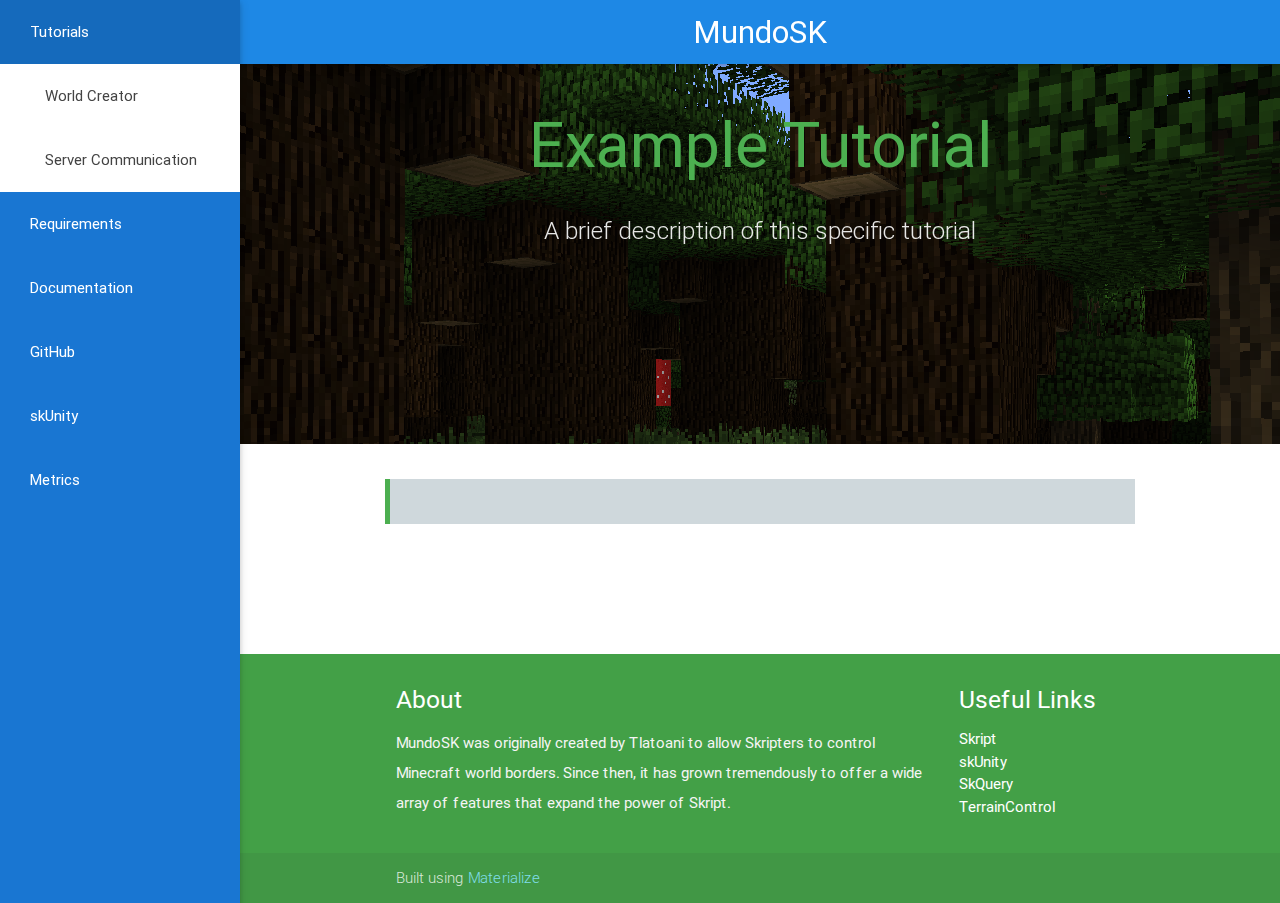
<file: tutorialexample.html>
<!DOCTYPE html>
<html lang="en">
<head>
  <meta http-equiv="Content-Type" content="text/html; charset=UTF-8"/>
  <meta name="viewport" content="width=device-width, initial-scale=1, maximum-scale=1.0"/>
  <title>MundoSK - Skript Addon by Tlatoani</title>

  <!-- CSS  -->
  <link href="https://fonts.googleapis.com/icon?family=Material+Icons" rel="stylesheet">
  <link href="css/materialize.css" type="text/css" rel="stylesheet" media="screen,projection"/>
  <link href="css/style.css" type="text/css" rel="stylesheet" media="screen,projection"/>
</head>
<body>
  <nav class="blue darken-1" role="navigation">
    <div class="nav-wrapper"><a id="logo-container" href="index.html" class="brand-logo center white-text">MundoSK</a>
      <ul id="nav-mobile" class="side-nav fixed blue darken-2">
        <li class="no-padding">
          <ul class="collapsible collapsible-accordion">
            <li>
              <a class="active collapsible-header white-text">Tutorials</i></a>
              <div class="collapsible-body">
                <ul>
                  <li><a href="tutorialworldcreator.html">World Creator</a></li>
                  <li><a href="tutorialinterserver.html">Server Communication</a></li>
                </ul>
              </div>
            </li>
            <li>
              <a class="collapsible-header white-text">Requirements</i></a>
              <div class="collapsible-body">
                <ul>
                  <li><a href="https://forums.skunity.com/uploads/default/original/2X/a/af5cf8410e58cce7f76c8fc467498b32c37e2755.jar">Skript 2.2 (1.8)</a></li>
                  <li><a href="https://forums.skunity.com/t/download-v1-3-skript-for-1-9/4283">Skript 2.2 (1.9)</a></li>
                  <li><a>Spigot 1.8/1.9</a></li>
                  <li><a>Java 8</a></li>
                </ul>
              </div>
            </li>
          </ul>
        </li>
        <li><a href="http://skunity.com/MundoSK" class="white-text">Documentation</a></li>
        <li><a href="https://github.com/TlatoaniHJ/MundoSK" class="white-text">GitHub</a></li>
        <li><a href="https://forums.skunity.com/t/mundosk-1-5-10-custom-events-world-border-world-management-books-enchanted-books-sockets-terraincontrol-hook-more/2706" class="white-text">skUnity</a></li>
        <li><a href="http://mcstats.org/plugin/MundoSK" class="white-text">Metrics</a></li>
      </ul>
      <a href="#" data-activates="nav-mobile" class="button-collapse"><i class="material-icons white-text">menu</i></a>
    </div>
  </nav>

  <header id="index-banner" class="parallax-container">
    <div class="section no-pad-bot">
      <div class="container">
        <br><br>
        <h1 class="header center green-text">Example Tutorial</h1>
        <div class="row center">
          <h5 class="header col s12 light">A brief description of this specific tutorial</h5>
        </div>
      </div>
    </div>
    <div class="parallax"><img src="background4.jpg" alt="Unsplashed background img 1"></div>
  </header>


  <main>
    <div class="section container">

      <!--   Icon Section   -->
      <div class="row">
        <p></p>
        <blockquote class="blue-grey lighten-4 left-align"><code></code></blockquote>
        <blockquote class="blue-grey lighten-4 left-align"><pre>

        </pre></blockquote>
      </div>
    </div>
    <br><br>

    <div class="section">

    </div>
  </main>

  <footer class="page-footer green darken-1">
    <div class="container">
      <div class="row">
        <div class="col l9 s12">
          <h5 class="white-text">About</h5>
          <p class="grey-text text-lighten-4">MundoSK was originally created by Tlatoani to allow Skripters to control Minecraft world borders. Since then, it has grown tremendously to offer a wide array of features that expand the power of Skript.</p>


        </div>
        <div class="col l3 s12">
          <h5 class="white-text">Useful Links</h5>
          <ul>
            <li><a class="white-text" href="http://dev.bukkit.org/bukkit-plugins/skript/">Skript</a></li>
            <li><a class="white-text" href="http://skunity.com/">skUnity</a></li>
            <li><a class="white-text" href="http://dev.bukkit.org/bukkit-plugins/skquery/">SkQuery</a></li>
            <li><a class="white-text" href="https://www.spigotmc.org/resources/terraincontrol.2214/">TerrainControl</a></li>
          </ul>
        </div>
      </div>
    </div>
    <div class="footer-copyright">
      <div class="container">
      Built using <a class="cyan-text text-lighten-3" href="http://materializecss.com">Materialize</a>
      </div>
    </div>
  </footer>


  <!--  Scripts-->
  <script src="https://code.jquery.com/jquery-2.1.1.min.js"></script>
  <script src="js/materialize.js"></script>
  <script src="js/init.js"></script>

  </body>
</html>
</file>
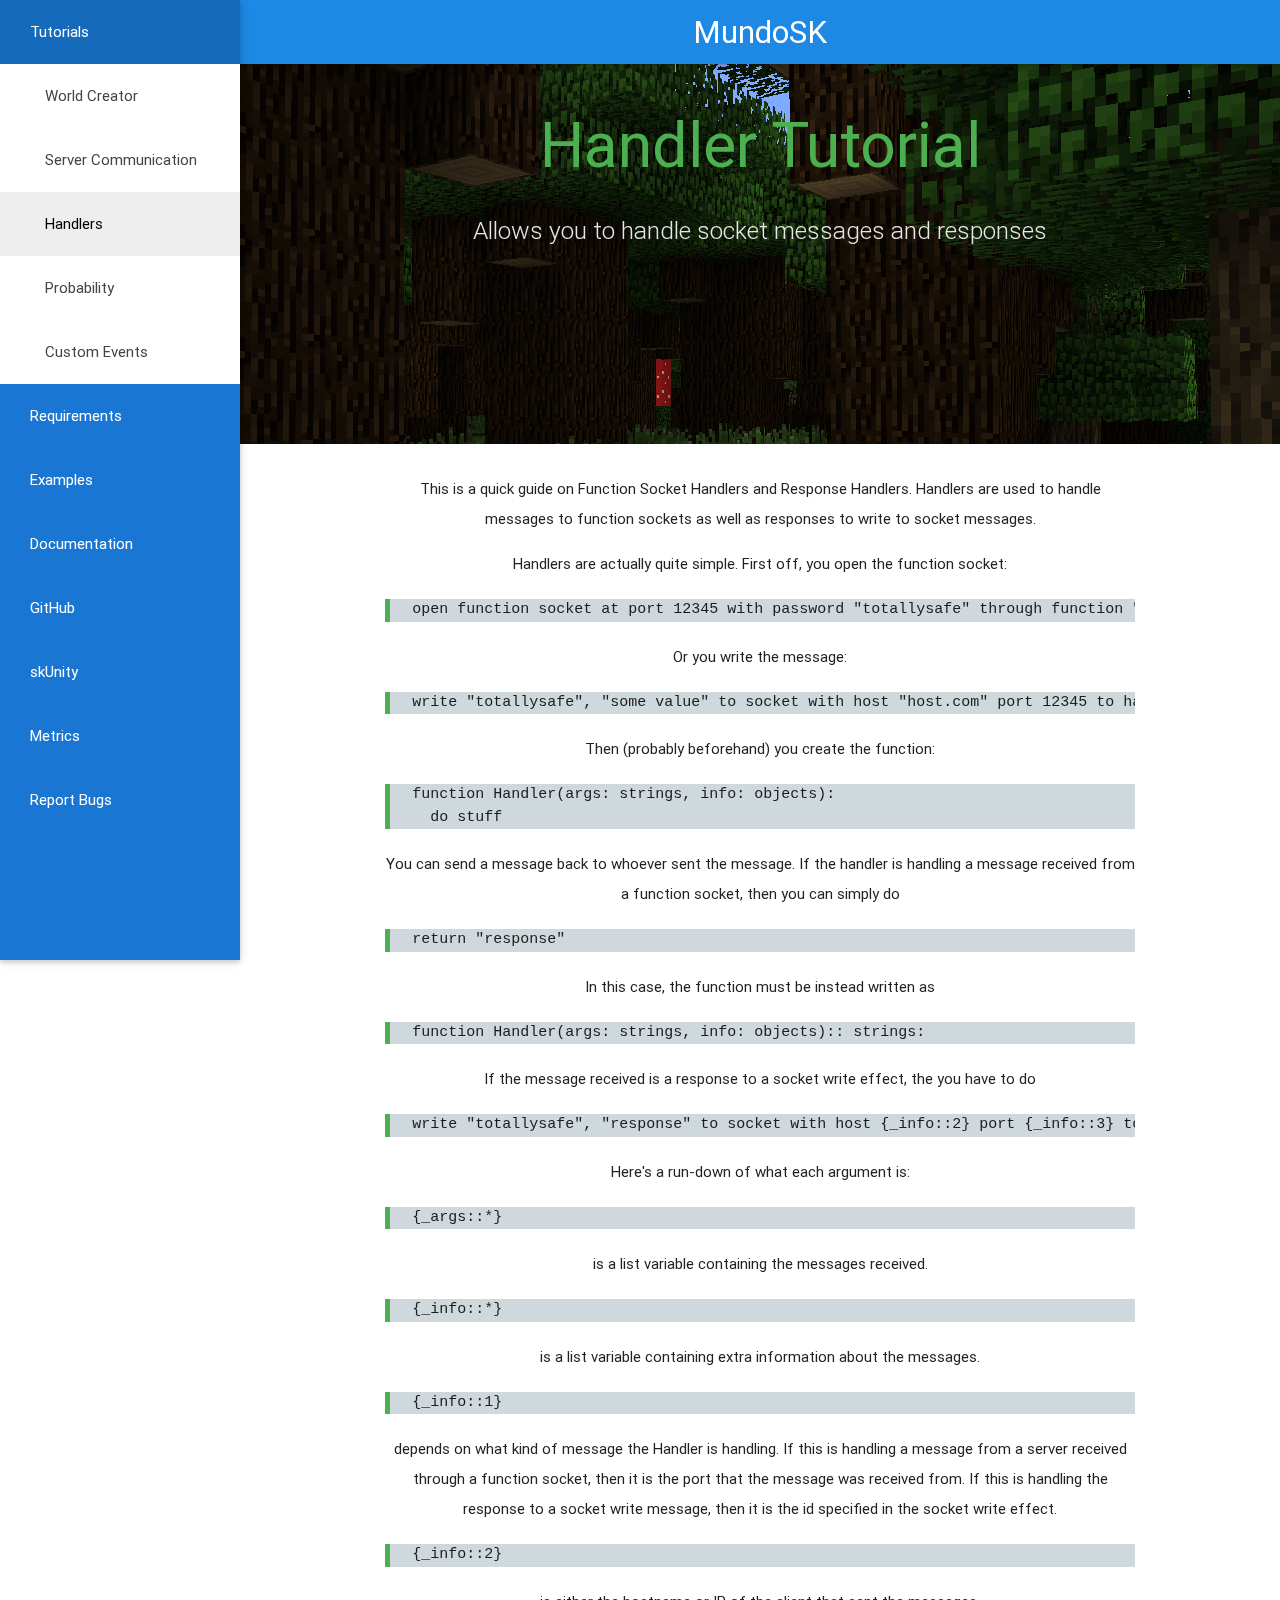
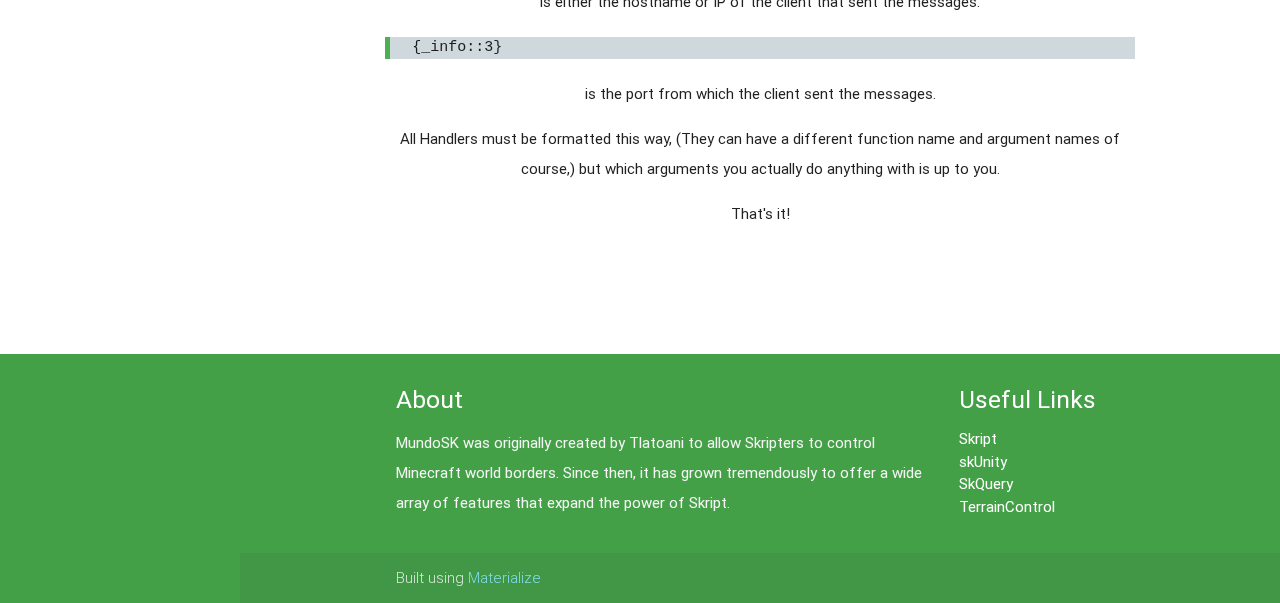
<file: tutorialhandlers.html>
<!DOCTYPE html>
<html lang="en">
<head>
  <meta http-equiv="Content-Type" content="text/html; charset=UTF-8"/>
  <meta name="viewport" content="width=device-width, initial-scale=1, maximum-scale=1.0"/>
  <title>MundoSK - Skript Addon by Tlatoani</title>

  <!-- CSS  -->
  <link href="https://fonts.googleapis.com/icon?family=Material+Icons" rel="stylesheet">
  <link href="css/materialize.css" type="text/css" rel="stylesheet" media="screen,projection"/>
  <link href="css/style.css" type="text/css" rel="stylesheet" media="screen,projection"/>
</head>
<body>
  <nav class="blue darken-1" role="navigation">
    <div class="nav-wrapper"><a id="logo-container" href="index.html" class="brand-logo center white-text">MundoSK</a>
      <ul id="nav-mobile" class="side-nav fixed blue darken-2">
        <li class="no-padding">
          <ul class="collapsible collapsible-accordion">
            <li>
              <a class="active collapsible-header white-text">Tutorials</i></a>
              <div class="collapsible-body">
                <ul>
                  <li><a href="tutorialworldcreator.html">World Creator</a></li>
                  <li><a href="tutorialinterserver.html">Server Communication</a></li>
                  <li class="active grey lighten-3"><a href="tutorialhandlers.html" class="black-text">Handlers</a></li>
                  <li><a href="tutorialprobability.html">Probability</a></li>
                  <li><a href="tutorialcustomevents.html">Custom Events</a></li>
                </ul>
              </div>
            </li>
            <li>
              <a class="collapsible-header white-text">Requirements</i></a>
              <div class="collapsible-body">
                <ul>
                  <li><a href="https://forums.skunity.com/uploads/default/original/2X/a/af5cf8410e58cce7f76c8fc467498b32c37e2755.jar">Skript 2.2 (1.8)</a></li>
                  <li><a href="https://forums.skunity.com/t/download-v1-3-skript-for-1-9/4283">Skript 2.2 (1.9)</a></li>
                  <li><a>Spigot 1.8/1.9</a></li>
                  <li><a>Java 8</a></li>
                </ul>
              </div>
            </li>
            <li>
              <a class="collapsible-header white-text">Examples</i></a>
              <div class="collapsible-body">
                <ul>
                  <li><a href="exampleinterserverchat.html">Inter Server Chat</a></li>
                  <li><a href="examplemontyhall.html">Monty Hall</a></li>
                </ul>
              </div>
            </li>
          </ul>
        </li>
        <li><a href="http://skunity.com/MundoSK" class="white-text">Documentation</a></li>
        <li><a href="https://github.com/TlatoaniHJ/MundoSK" class="white-text">GitHub</a></li>
        <li><a href="https://forums.skunity.com/t/mundosk-1-5-10-custom-events-world-border-world-management-books-enchanted-books-sockets-terraincontrol-hook-more/2706" class="white-text">skUnity</a></li>
        <li><a href="http://mcstats.org/plugin/MundoSK" class="white-text">Metrics</a></li>
        <li><a href="reportbugs.html" class="white-text">Report Bugs</a></li>
      </ul>
      <a href="#" data-activates="nav-mobile" class="button-collapse"><i class="material-icons white-text">menu</i></a>
    </div>
  </nav>

  <header id="index-banner" class="parallax-container">
    <div class="section no-pad-bot">
      <div class="container">
        <br><br>
        <h1 class="header center green-text">Handler Tutorial</h1>
        <div class="row center">
          <h5 class="header col s12 light">Allows you to handle socket messages and responses</h5>
        </div>
      </div>
    </div>
    <div class="parallax"><img src="background4.jpg" alt="Unsplashed background img 1"></div>
  </header>


  <main>
    <div class="section container">

      <!--   Icon Section   -->
      <div class="center row">
<p>This is a quick guide on Function Socket Handlers and Response Handlers. Handlers are used to handle messages to function sockets as well as responses to write to socket messages.
</p><p>Handlers are actually quite simple. First off, you open the function socket:
</p><blockquote class="blue-grey lighten-4 left-align"><pre>open function socket at port 12345 with password "totallysafe" through function "Handler"
</pre></blockquote><p>Or you write the message:
</p><blockquote class="blue-grey lighten-4 left-align"><pre>write "totallysafe", "some value" to socket with host "host.com" port 12345 to handle response through function "Handler" with id "someid
</pre></blockquote><p>Then (probably beforehand) you create the function:
</p><blockquote class="blue-grey lighten-4 left-align"><pre>
function Handler(args: strings, info: objects):
  do stuff
</pre></blockquote><p>You can send a message back to whoever sent the message. If the handler is handling a message received from a function socket, then you can simply do
</p><blockquote class="blue-grey lighten-4 left-align"><pre>return "response"
</pre></blockquote><p>In this case, the function must be instead written as
</p><blockquote class="blue-grey lighten-4 left-align"><pre>function Handler(args: strings, info: objects):: strings:
</pre></blockquote><p>If the message received is a response to a socket write effect, the you have to do
</p><blockquote class="blue-grey lighten-4 left-align"><pre>write "totallysafe", "response" to socket with host {_info::2} port {_info::3} to handle response through function "Handler" with id "anotherid" You'll notice that we are using some arguments in our socket write effect, that's because we want to write to the same host/port that sent the response, and those arguments specify the host/port.
</pre></blockquote><p>Here's a run-down of what each argument is:
</p><blockquote class="blue-grey lighten-4 left-align"><pre>{_args::*}
</pre></blockquote><p>is a list variable containing the messages received.
</p><blockquote class="blue-grey lighten-4 left-align"><pre>{_info::*}
</pre></blockquote><p>is a list variable containing extra information about the messages.
</p><blockquote class="blue-grey lighten-4 left-align"><pre>{_info::1}
</pre></blockquote><p>depends on what kind of message the Handler is handling. If this is handling a message from a server received through a function socket, then it is the port that the message was received from. If this is handling the response to a socket write message, then it is the id specified in the socket write effect.
</p><blockquote class="blue-grey lighten-4 left-align"><pre>{_info::2}
</pre></blockquote><p>is either the hostname or IP of the client that sent the messages.
</p><blockquote class="blue-grey lighten-4 left-align"><pre>{_info::3}
</pre></blockquote><p>is the port from which the client sent the messages.
</pre></blockquote><p>All Handlers must be formatted this way, (They can have a different function name and argument names of course,) but which arguments you actually do anything with is up to you.
</p><p>That's it!</p>
      </div>
    </div>
    <br><br>

    <div class="section">

    </div>
  </main>

  <footer class="page-footer green darken-1">
    <div class="container">
      <div class="row">
        <div class="col l9 s12">
          <h5 class="white-text">About</h5>
          <p class="grey-text text-lighten-4">MundoSK was originally created by Tlatoani to allow Skripters to control Minecraft world borders. Since then, it has grown tremendously to offer a wide array of features that expand the power of Skript.</p>


        </div>
        <div class="col l3 s12">
          <h5 class="white-text">Useful Links</h5>
          <ul>
            <li><a class="white-text" href="http://dev.bukkit.org/bukkit-plugins/skript/">Skript</a></li>
            <li><a class="white-text" href="http://skunity.com/">skUnity</a></li>
            <li><a class="white-text" href="http://dev.bukkit.org/bukkit-plugins/skquery/">SkQuery</a></li>
            <li><a class="white-text" href="https://www.spigotmc.org/resources/terraincontrol.2214/">TerrainControl</a></li>
          </ul>
        </div>
      </div>
    </div>
    <div class="footer-copyright">
      <div class="container">
      Built using <a class="cyan-text text-lighten-3" href="http://materializecss.com">Materialize</a>
      </div>
    </div>
  </footer>


  <!--  Scripts-->
  <script src="https://code.jquery.com/jquery-2.1.1.min.js"></script>
  <script src="js/materialize.js"></script>
  <script src="js/init.js"></script>

  </body>
</html>
</file>
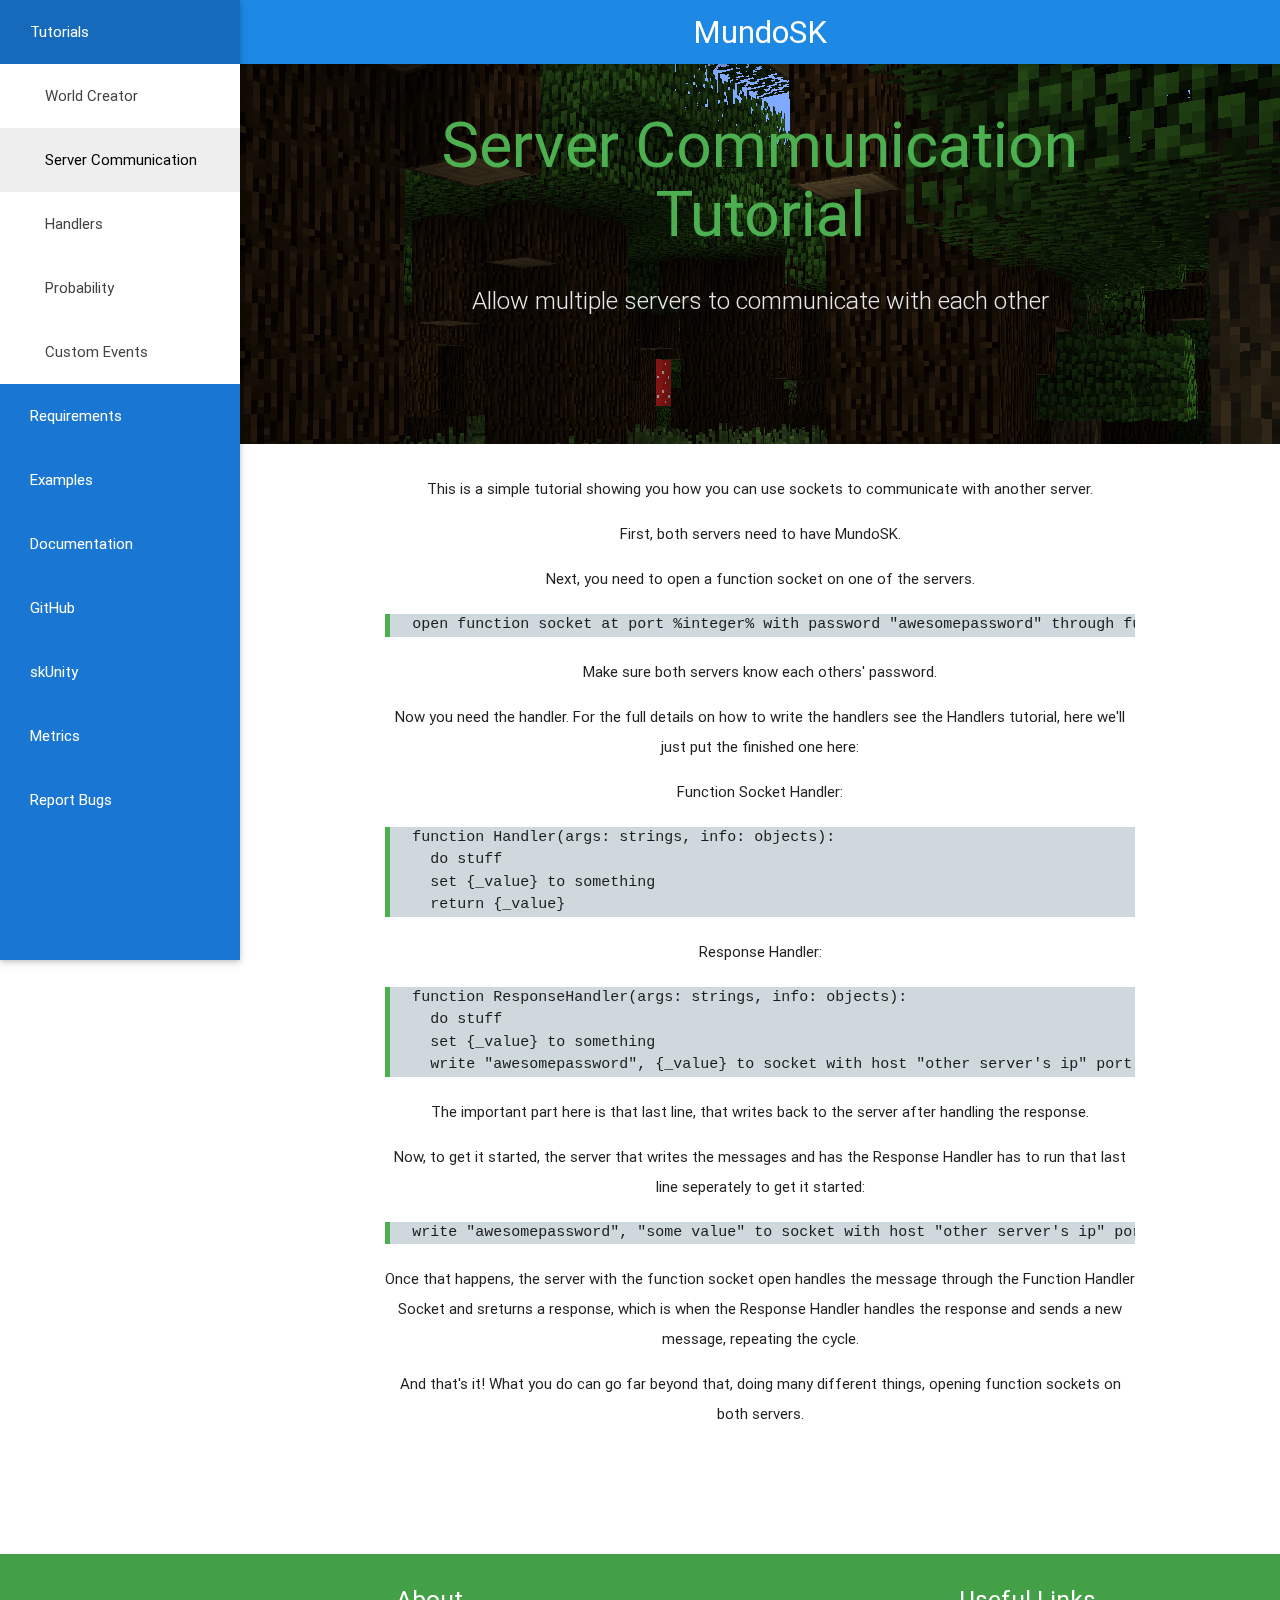
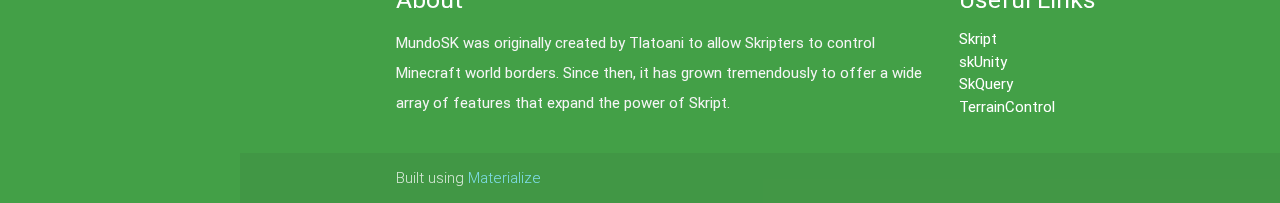
<file: tutorialinterserver.html>
<!DOCTYPE html>
<html lang="en">
<head>
  <meta http-equiv="Content-Type" content="text/html; charset=UTF-8"/>
  <meta name="viewport" content="width=device-width, initial-scale=1, maximum-scale=1.0"/>
  <title>MundoSK - Skript Addon by Tlatoani</title>

  <!-- CSS  -->
  <link href="https://fonts.googleapis.com/icon?family=Material+Icons" rel="stylesheet">
  <link href="css/materialize.css" type="text/css" rel="stylesheet" media="screen,projection"/>
  <link href="css/style.css" type="text/css" rel="stylesheet" media="screen,projection"/>
</head>
<body>
  <nav class="blue darken-1" role="navigation">
    <div class="nav-wrapper"><a id="logo-container" href="index.html" class="brand-logo center white-text">MundoSK</a>
      <ul id="nav-mobile" class="side-nav fixed blue darken-2">
        <li class="no-padding">
          <ul class="collapsible collapsible-accordion">
            <li>
              <a class="active collapsible-header white-text">Tutorials</i></a>
              <div class="collapsible-body">
                <ul>
                  <li><a href="tutorialworldcreator.html">World Creator</a></li>
                  <li class="active grey lighten-3"><a href="tutorialinterserver.html" class="black-text">Server Communication</a></li>
                  <li><a href="tutorialhandlers.html">Handlers</a></li>
                  <li><a href="tutorialprobability.html">Probability</a></li>
                  <li><a href="tutorialcustomevents.html">Custom Events</a></li>
                </ul>
              </div>
            </li>
            <li>
              <a class="collapsible-header white-text">Requirements</i></a>
              <div class="collapsible-body">
                <ul>
                  <li><a href="https://forums.skunity.com/uploads/default/original/2X/a/af5cf8410e58cce7f76c8fc467498b32c37e2755.jar">Skript 2.2 (1.8)</a></li>
                  <li><a href="https://forums.skunity.com/t/download-v1-3-skript-for-1-9/4283">Skript 2.2 (1.9)</a></li>
                  <li><a>Spigot 1.8/1.9</a></li>
                  <li><a>Java 8</a></li>
                </ul>
              </div>
            </li>
            <li>
              <a class="collapsible-header white-text">Examples</i></a>
              <div class="collapsible-body">
                <ul>
                  <li><a href="exampleinterserverchat.html">Inter Server Chat</a></li>
                  <li><a href="examplemontyhall.html">Monty Hall</a></li>
                </ul>
              </div>
            </li>
          </ul>
        </li>
        <li><a href="http://skunity.com/MundoSK" class="white-text">Documentation</a></li>
        <li><a href="https://github.com/TlatoaniHJ/MundoSK" class="white-text">GitHub</a></li>
        <li><a href="https://forums.skunity.com/t/mundosk-1-5-10-custom-events-world-border-world-management-books-enchanted-books-sockets-terraincontrol-hook-more/2706" class="white-text">skUnity</a></li>
        <li><a href="http://mcstats.org/plugin/MundoSK" class="white-text">Metrics</a></li>
        <li><a href="reportbugs.html" class="white-text">Report Bugs</a></li>
      </ul>
      <a href="#" data-activates="nav-mobile" class="button-collapse"><i class="material-icons white-text">menu</i></a>
    </div>
  </nav>

  <header id="index-banner" class="parallax-container">
    <div class="section no-pad-bot">
      <div class="container">
        <br><br>
        <h1 class="header center green-text">Server Communication Tutorial</h1>
        <div class="row center">
          <h5 class="header col s12 light">Allow multiple servers to communicate with each other</h5>
        </div>
      </div>
    </div>
    <div class="parallax"><img src="background4.jpg" alt="Unsplashed background img 1"></div>
  </header>


  <main>
    <div class="section container">

      <!--   Icon Section   -->
      <div class="center row">
        <p>This is a simple tutorial showing you how you can use sockets to communicate with another server.</p>
        <p>First, both servers need to have MundoSK.</p>
        <p>Next, you need to open a function socket on one of the servers.</p>
        <blockquote class="blue-grey lighten-4 left-align"><pre>open function socket at port %integer% with password "awesomepassword" through function "Handler"</pre></blockquote>
        <p>Make sure both servers know each others' password.</p>
        <p>Now you need the handler. For the full details on how to write the handlers see the Handlers tutorial, here we'll just put the finished one here:</p>
        <p>Function Socket Handler:</p>
        <blockquote class="blue-grey lighten-4 left-align"><pre>
function Handler(args: strings, info: objects):
  do stuff
  set {_value} to something
  return {_value}</pre></blockquote>
        <p>Response Handler:</p>
        <blockquote class="blue-grey lighten-4 left-align"><pre>
function ResponseHandler(args: strings, info: objects):
  do stuff
  set {_value} to something
  write "awesomepassword", {_value} to socket with host "other server's ip" port %integer% to handle response through function "ResponseHandler" with id "someid"</pre></blockquote>
        <p>The important part here is that last line, that writes back to the server after handling the response.</p>
        <p>Now, to get it started, the server that writes the messages and has the Response Handler has to run that last line seperately to get it started:</p>
        <blockquote class="blue-grey lighten-4 left-align"><pre>write "awesomepassword", "some value" to socket with host "other server's ip" port %integer% to handle response through function "ResponseHandler with id "someid"</pre></blockquote>
        <p>Once that happens, the server with the function socket open handles the message through the Function Handler Socket and sreturns a response, which is when the Response Handler handles the response and sends a new message, repeating the cycle.</p>
        <p>And that's it! What you do can go far beyond that, doing many different things, opening function sockets on both servers.</p>
      </div>
    </div>
    <br><br>

    <div class="section">

    </div>
  </main>

  <footer class="page-footer green darken-1">
    <div class="container">
      <div class="row">
        <div class="col l9 s12">
          <h5 class="white-text">About</h5>
          <p class="grey-text text-lighten-4">MundoSK was originally created by Tlatoani to allow Skripters to control Minecraft world borders. Since then, it has grown tremendously to offer a wide array of features that expand the power of Skript.</p>


        </div>
        <div class="col l3 s12">
          <h5 class="white-text">Useful Links</h5>
          <ul>
            <li><a class="white-text" href="http://dev.bukkit.org/bukkit-plugins/skript/">Skript</a></li>
            <li><a class="white-text" href="http://skunity.com/">skUnity</a></li>
            <li><a class="white-text" href="http://dev.bukkit.org/bukkit-plugins/skquery/">SkQuery</a></li>
            <li><a class="white-text" href="https://www.spigotmc.org/resources/terraincontrol.2214/">TerrainControl</a></li>
          </ul>
        </div>
      </div>
    </div>
    <div class="footer-copyright">
      <div class="container">
      Built using <a class="cyan-text text-lighten-3" href="http://materializecss.com">Materialize</a>
      </div>
    </div>
  </footer>


  <!--  Scripts-->
  <script src="https://code.jquery.com/jquery-2.1.1.min.js"></script>
  <script src="js/materialize.js"></script>
  <script src="js/init.js"></script>

  </body>
</html>
</file>
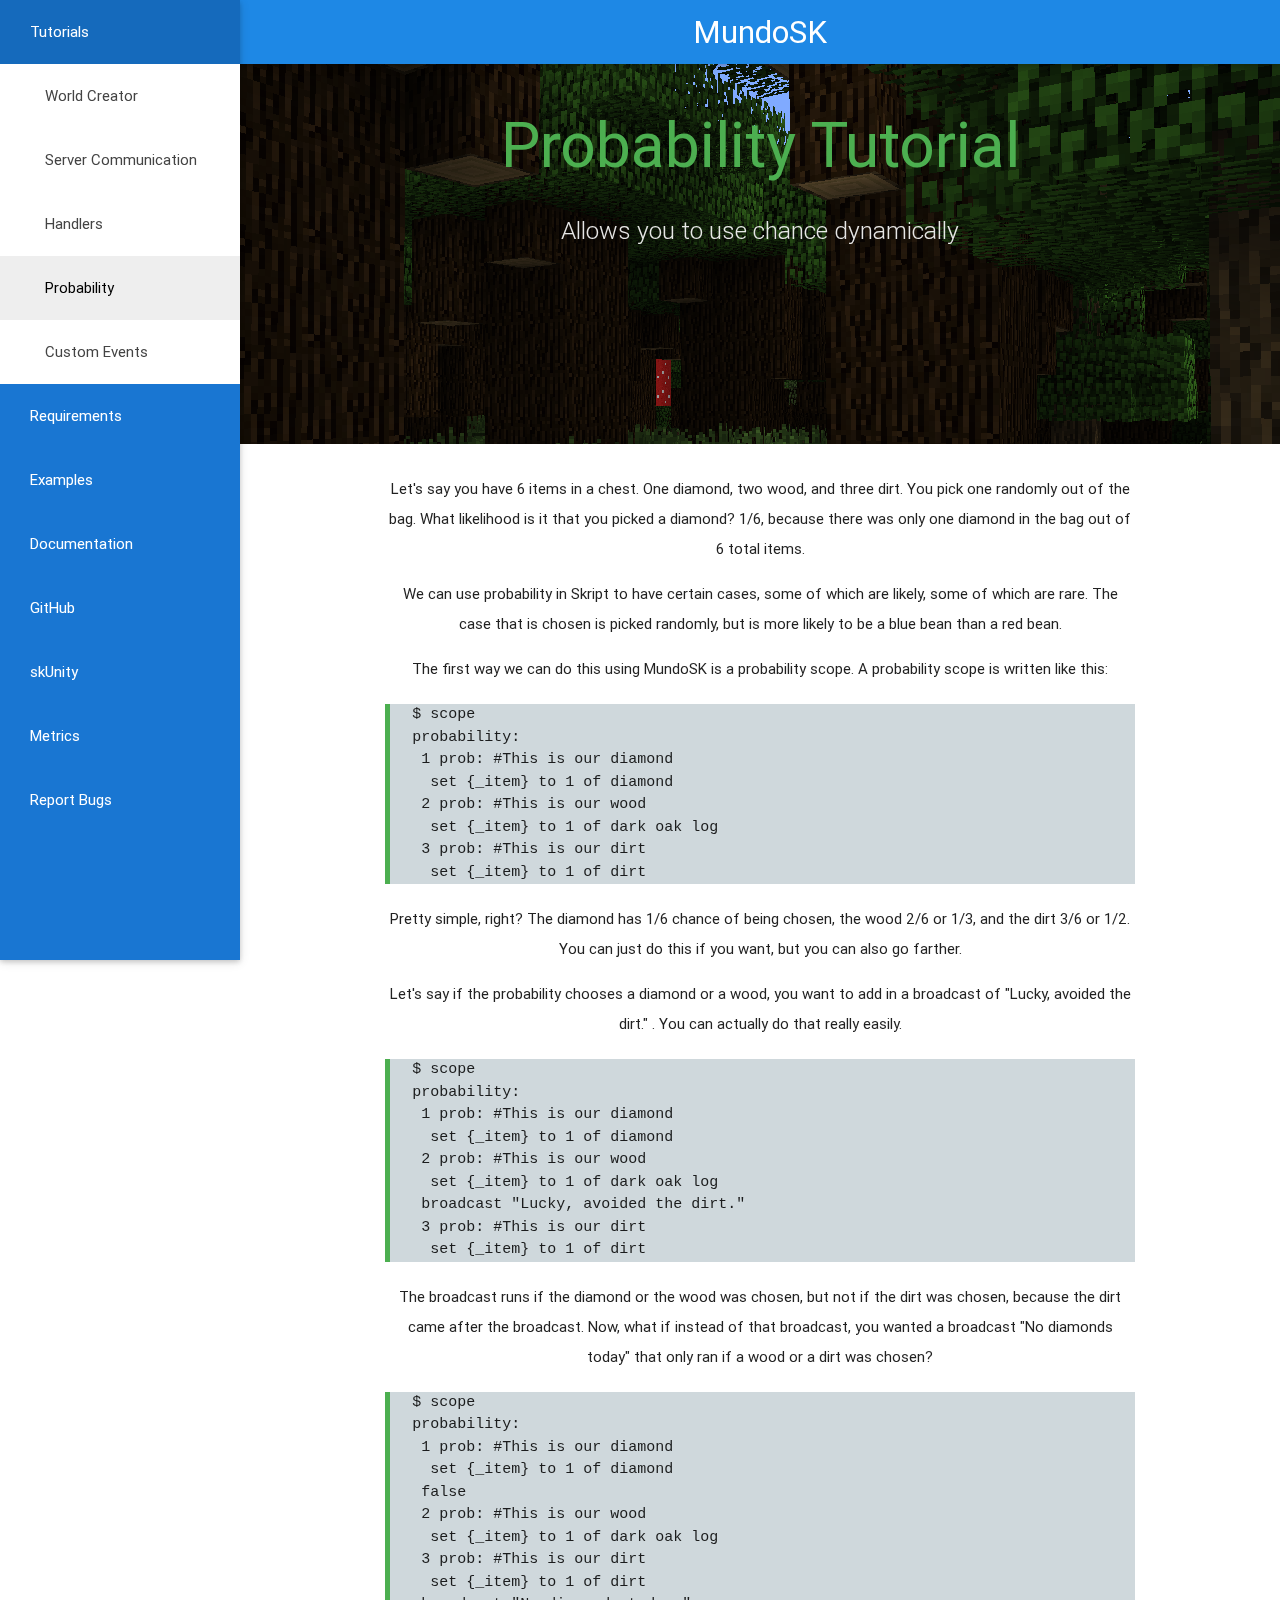
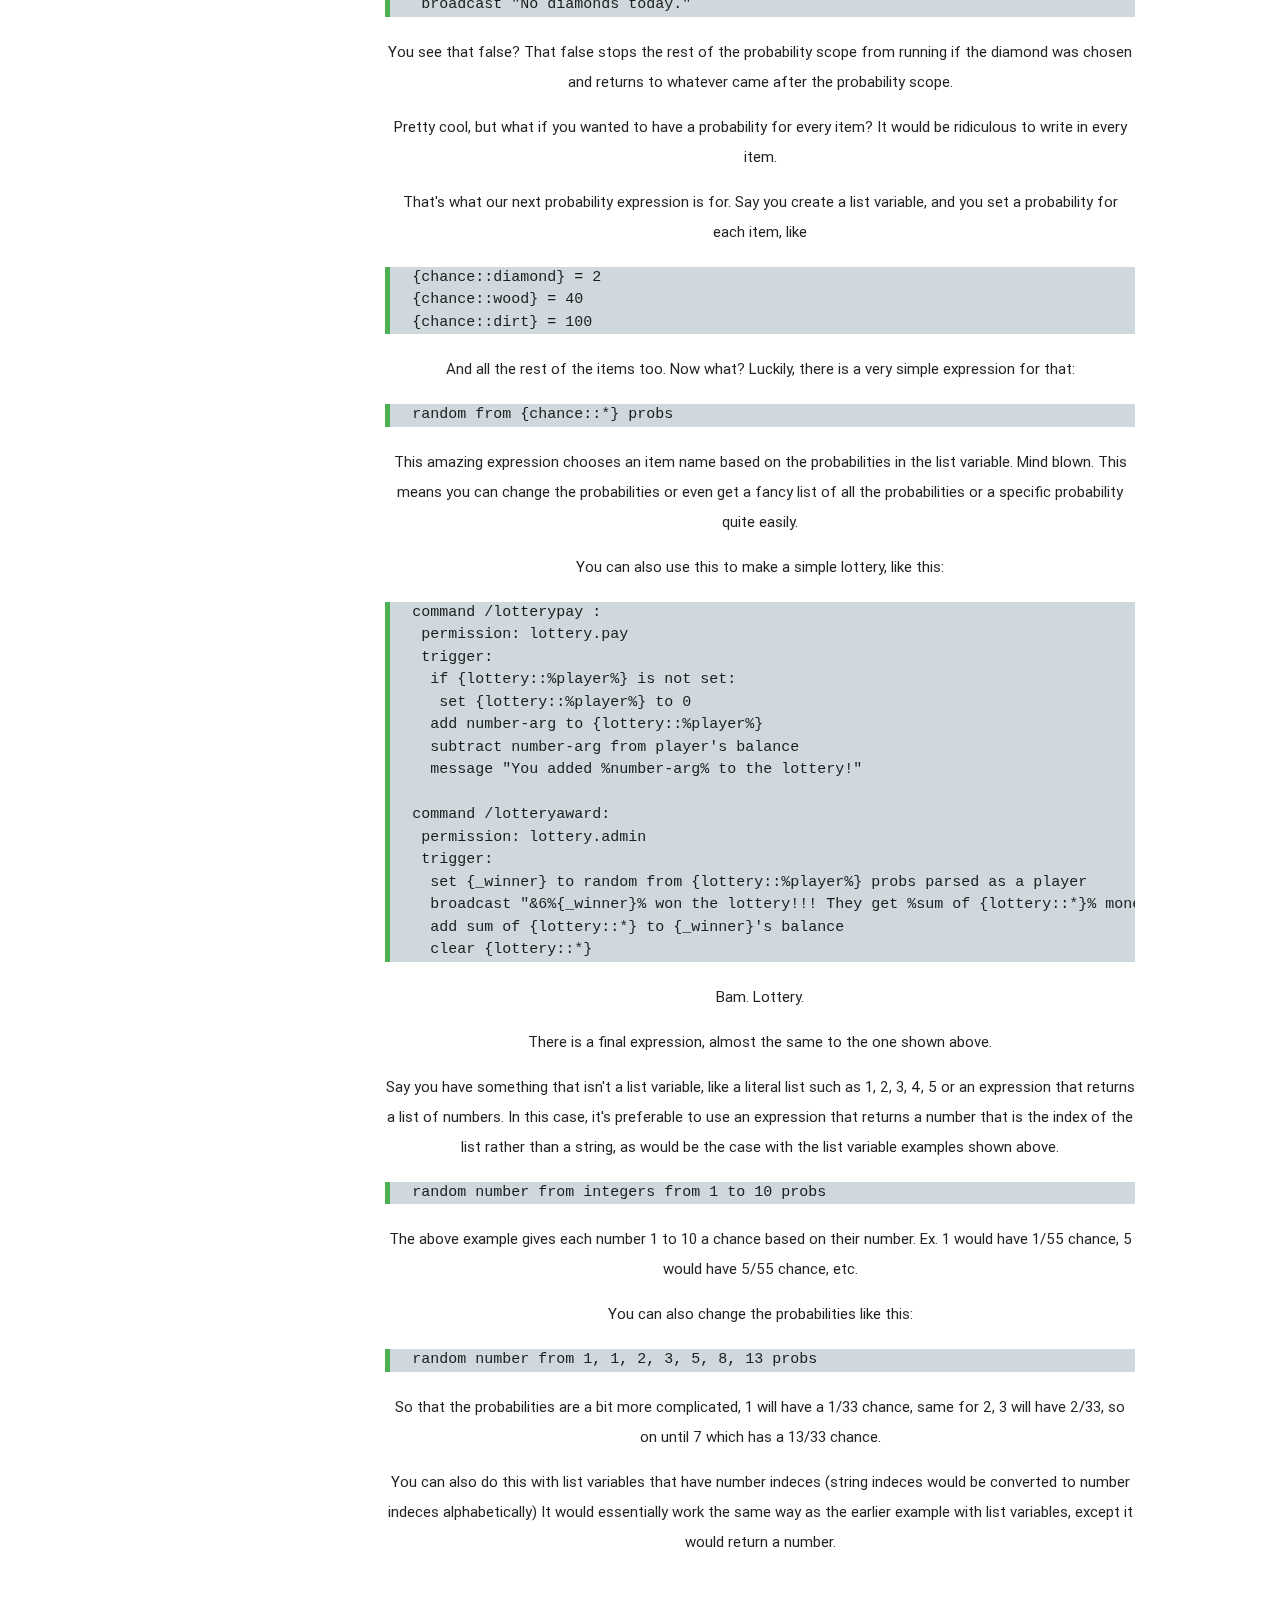
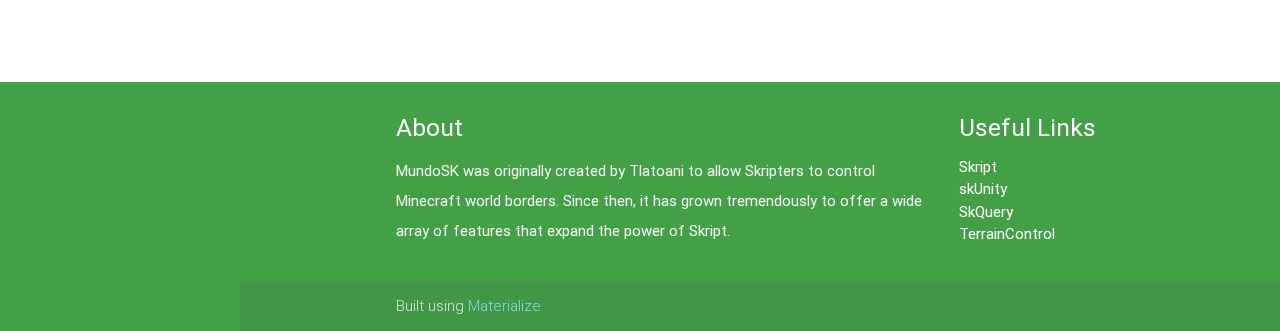
<file: tutorialprobability.html>
<!DOCTYPE html>
<html lang="en">
<head>
  <meta http-equiv="Content-Type" content="text/html; charset=UTF-8"/>
  <meta name="viewport" content="width=device-width, initial-scale=1, maximum-scale=1.0"/>
  <title>MundoSK - Skript Addon by Tlatoani</title>

  <!-- CSS  -->
  <link href="https://fonts.googleapis.com/icon?family=Material+Icons" rel="stylesheet">
  <link href="css/materialize.css" type="text/css" rel="stylesheet" media="screen,projection"/>
  <link href="css/style.css" type="text/css" rel="stylesheet" media="screen,projection"/>
</head>
<body>
  <nav class="blue darken-1" role="navigation">
    <div class="nav-wrapper"><a id="logo-container" href="index.html" class="brand-logo center white-text">MundoSK</a>
      <ul id="nav-mobile" class="side-nav fixed blue darken-2">
        <li class="no-padding">
          <ul class="collapsible collapsible-accordion">
            <li>
              <a class="active collapsible-header white-text">Tutorials</i></a>
              <div class="collapsible-body">
                <ul>
                  <li><a href="tutorialworldcreator.html">World Creator</a></li>
                  <li><a href="tutorialinterserver.html">Server Communication</a></li>
                  <li><a href="tutorialhandlers.html">Handlers</a></li>
                  <li class="active grey lighten-3"><a href="tutorialprobability.html" class="black-text">Probability</a></li>
                  <li><a href="tutorialcustomevents.html">Custom Events</a></li>
                </ul>
              </div>
            </li>
            <li>
              <a class="collapsible-header white-text">Requirements</i></a>
              <div class="collapsible-body">
                <ul>
                  <li><a href="https://forums.skunity.com/uploads/default/original/2X/a/af5cf8410e58cce7f76c8fc467498b32c37e2755.jar">Skript 2.2 (1.8)</a></li>
                  <li><a href="https://forums.skunity.com/t/download-v1-3-skript-for-1-9/4283">Skript 2.2 (1.9)</a></li>
                  <li><a>Spigot 1.8/1.9</a></li>
                  <li><a>Java 8</a></li>
                </ul>
              </div>
            </li>
            <li>
              <a class="collapsible-header white-text">Examples</i></a>
              <div class="collapsible-body">
                <ul>
                  <li><a href="exampleinterserverchat.html">Inter Server Chat</a></li>
                  <li><a href="examplemontyhall.html">Monty Hall</a></li>
                </ul>
              </div>
            </li>
          </ul>
        </li>
        <li><a href="http://skunity.com/MundoSK" class="white-text">Documentation</a></li>
        <li><a href="https://github.com/TlatoaniHJ/MundoSK" class="white-text">GitHub</a></li>
        <li><a href="https://forums.skunity.com/t/mundosk-1-5-10-custom-events-world-border-world-management-books-enchanted-books-sockets-terraincontrol-hook-more/2706" class="white-text">skUnity</a></li>
        <li><a href="http://mcstats.org/plugin/MundoSK" class="white-text">Metrics</a></li>
        <li><a href="reportbugs.html" class="white-text">Report Bugs</a></li>
      </ul>
      <a href="#" data-activates="nav-mobile" class="button-collapse"><i class="material-icons white-text">menu</i></a>
    </div>
  </nav>

  <header id="index-banner" class="parallax-container">
    <div class="section no-pad-bot">
      <div class="container">
        <br><br>
        <h1 class="header center green-text">Probability Tutorial</h1>
        <div class="row center">
          <h5 class="header col s12 light">Allows you to use chance dynamically</h5>
        </div>
      </div>
    </div>
    <div class="parallax"><img src="background4.jpg" alt="Unsplashed background img 1"></div>
  </header>


  <main>
    <div class="section container">

      <!--   Icon Section   -->
      <div class="center row">
<p>Let's say you have 6 items in a chest. One diamond, two wood, and three dirt. You pick one randomly out of the bag. What likelihood is it that you picked a diamond? 1/6, because there was only one diamond in the bag out of 6 total items.
</p><p>We can use probability in Skript to have certain cases, some of which are likely, some of which are rare. The case that is chosen is picked randomly, but is more likely to be a blue bean than a red bean.
</p><p>The first way we can do this using MundoSK is a probability scope. A probability scope is written like this:
</p><blockquote class="blue-grey lighten-4 left-align"><pre>
$ scope
probability:
 1 prob: #This is our diamond
  set {_item} to 1 of diamond
 2 prob: #This is our wood
  set {_item} to 1 of dark oak log
 3 prob: #This is our dirt
  set {_item} to 1 of dirt
</pre></blockquote><p>Pretty simple, right? The diamond has 1/6 chance of being chosen, the wood 2/6 or 1/3, and the dirt 3/6 or 1/2. You can just do this if you want, but you can also go farther.
</p><p>Let's say if the probability chooses a diamond or a wood, you want to add in a broadcast of "Lucky, avoided the dirt." . You can actually do that really easily.
</p><blockquote class="blue-grey lighten-4 left-align"><pre>
$ scope
probability:
 1 prob: #This is our diamond
  set {_item} to 1 of diamond
 2 prob: #This is our wood
  set {_item} to 1 of dark oak log
 broadcast "Lucky, avoided the dirt."
 3 prob: #This is our dirt
  set {_item} to 1 of dirt
</pre></blockquote><p>The broadcast runs if the diamond or the wood was chosen, but not if the dirt was chosen, because the dirt came after the broadcast. Now, what if instead of that broadcast, you wanted a broadcast "No diamonds today" that only ran if a wood or a dirt was chosen?
</p><blockquote class="blue-grey lighten-4 left-align"><pre>
$ scope
probability:
 1 prob: #This is our diamond
  set {_item} to 1 of diamond
 false
 2 prob: #This is our wood
  set {_item} to 1 of dark oak log
 3 prob: #This is our dirt
  set {_item} to 1 of dirt
 broadcast "No diamonds today."
</pre></blockquote><p>You see that false? That false stops the rest of the probability scope from running if the diamond was chosen and returns to whatever came after the probability scope.
</p><p>Pretty cool, but what if you wanted to have a probability for every item? It would be ridiculous to write in every item.
</p><p>That's what our next probability expression is for. Say you create a list variable, and you set a probability for each item, like
</p><blockquote class="blue-grey lighten-4 left-align"><pre>
{chance::diamond} = 2
{chance::wood} = 40
{chance::dirt} = 100
</pre></blockquote><p>And all the rest of the items too. Now what? Luckily, there is a very simple expression for that:
</p><blockquote class="blue-grey lighten-4 left-align"><pre>random from {chance::*} probs
</pre></blockquote><p>This amazing expression chooses an item name based on the probabilities in the list variable. Mind blown. This means you can change the probabilities or even get a fancy list of all the probabilities or a specific probability quite easily.
</p><p>You can also use this to make a simple lottery, like this:
</p><blockquote class="blue-grey lighten-4 left-align"><pre>
command /lotterypay <number>:
 permission: lottery.pay
 trigger:
  if {lottery::%player%} is not set:
   set {lottery::%player%} to 0
  add number-arg to {lottery::%player%}
  subtract number-arg from player's balance
  message "You added %number-arg% to the lottery!"

command /lotteryaward:
 permission: lottery.admin
 trigger:
  set {_winner} to random from {lottery::%player%} probs parsed as a player
  broadcast "&6%{_winner}% won the lottery!!! They get %sum of {lottery::*}% money!!!"
  add sum of {lottery::*} to {_winner}'s balance
  clear {lottery::*}
</pre></blockquote><p>Bam. Lottery.
</p><p>There is a final expression, almost the same to the one shown above.
</p><p>Say you have something that isn't a list variable, like a literal list such as 1, 2, 3, 4, 5 or an expression that returns a list of numbers. In this case, it's preferable to use an expression that returns a number that is the index of the list rather than a string, as would be the case with the list variable examples shown above.
</p><blockquote class="blue-grey lighten-4 left-align"><pre>random number from integers from 1 to 10 probs
</pre></blockquote><p>The above example gives each number 1 to 10 a chance based on their number. Ex. 1 would have 1/55 chance, 5 would have 5/55 chance, etc.
</p><p>You can also change the probabilities like this:
</p><blockquote class="blue-grey lighten-4 left-align"><pre>random number from 1, 1, 2, 3, 5, 8, 13 probs
</pre></blockquote><p>So that the probabilities are a bit more complicated, 1 will have a 1/33 chance, same for 2, 3 will have 2/33, so on until 7 which has a 13/33 chance.
</p><p>You can also do this with list variables that have number indeces (string indeces would be converted to number indeces alphabetically) It would essentially work the same way as the earlier example with list variables, except it would return a number.
</p>
      </div>
    </div>
    <br><br>

    <div class="section">

    </div>
  </main>

  <footer class="page-footer green darken-1">
    <div class="container">
      <div class="row">
        <div class="col l9 s12">
          <h5 class="white-text">About</h5>
          <p class="grey-text text-lighten-4">MundoSK was originally created by Tlatoani to allow Skripters to control Minecraft world borders. Since then, it has grown tremendously to offer a wide array of features that expand the power of Skript.</p>


        </div>
        <div class="col l3 s12">
          <h5 class="white-text">Useful Links</h5>
          <ul>
            <li><a class="white-text" href="http://dev.bukkit.org/bukkit-plugins/skript/">Skript</a></li>
            <li><a class="white-text" href="http://skunity.com/">skUnity</a></li>
            <li><a class="white-text" href="http://dev.bukkit.org/bukkit-plugins/skquery/">SkQuery</a></li>
            <li><a class="white-text" href="https://www.spigotmc.org/resources/terraincontrol.2214/">TerrainControl</a></li>
          </ul>
        </div>
      </div>
    </div>
    <div class="footer-copyright">
      <div class="container">
      Built using <a class="cyan-text text-lighten-3" href="http://materializecss.com">Materialize</a>
      </div>
    </div>
  </footer>


  <!--  Scripts-->
  <script src="https://code.jquery.com/jquery-2.1.1.min.js"></script>
  <script src="js/materialize.js"></script>
  <script src="js/init.js"></script>

  </body>
</html>
</file>
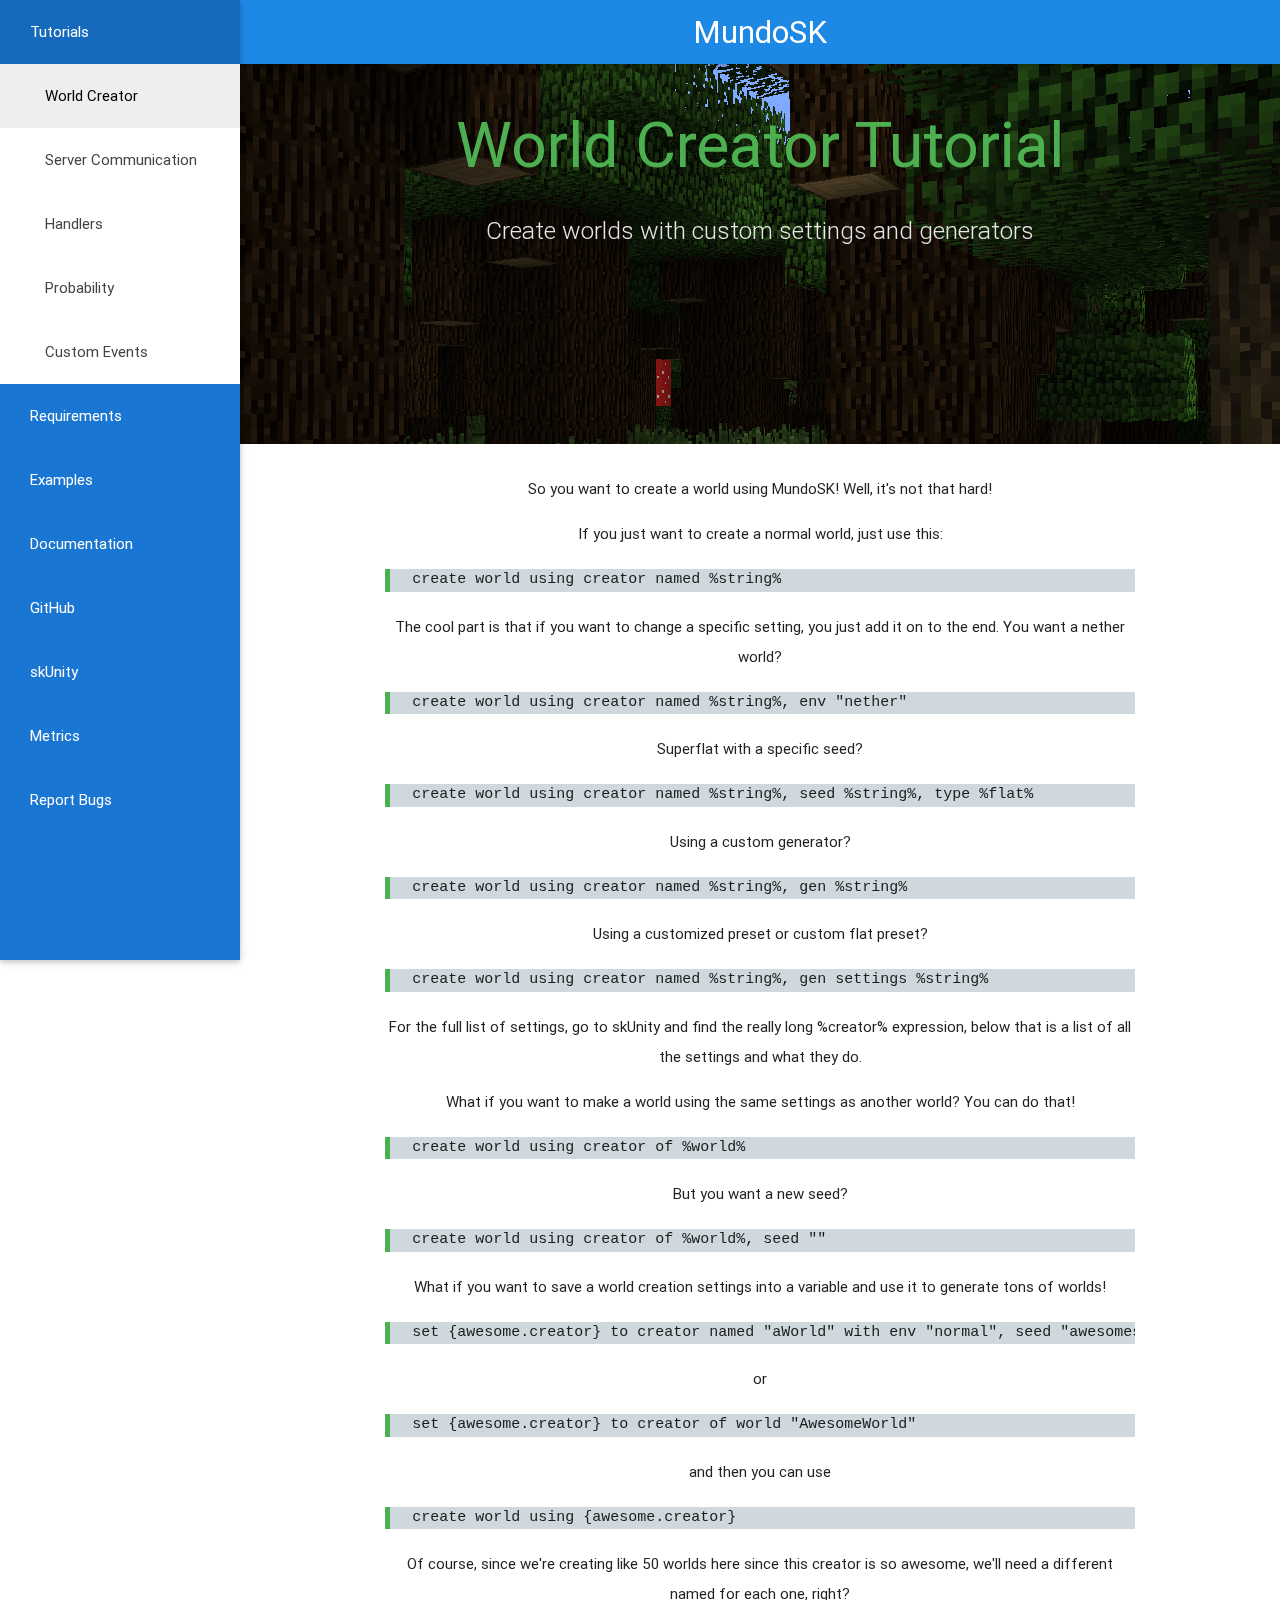
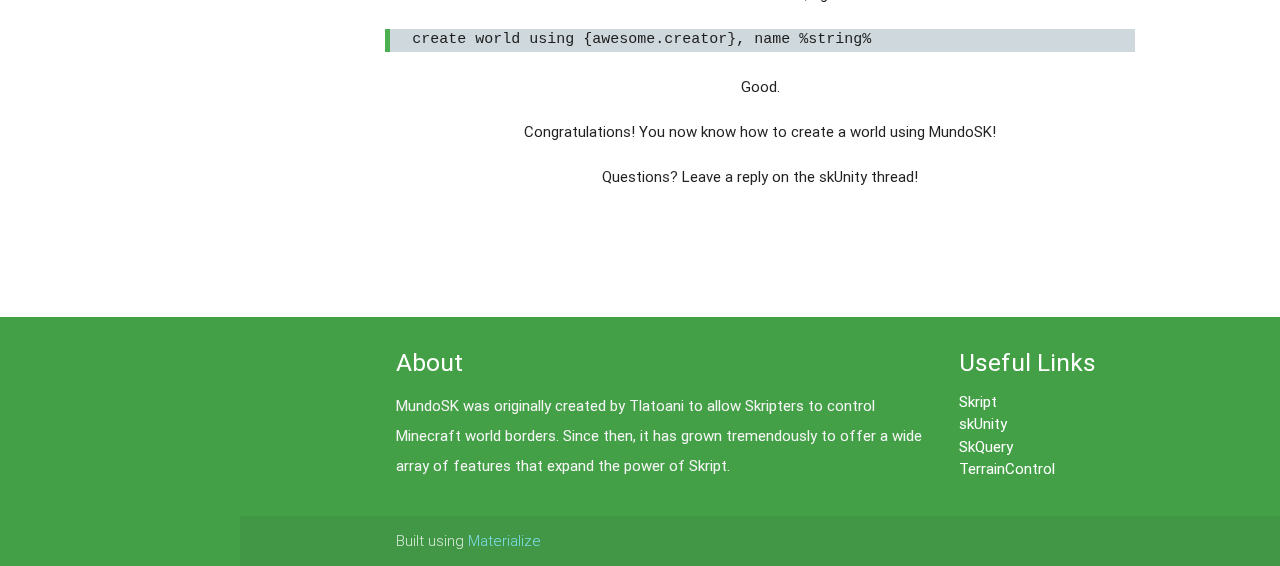
<file: tutorialworldcreator.html>
<!DOCTYPE html>
<html lang="en">
<head>
  <meta http-equiv="Content-Type" content="text/html; charset=UTF-8"/>
  <meta name="viewport" content="width=device-width, initial-scale=1, maximum-scale=1.0"/>
  <title>MundoSK - Skript Addon by Tlatoani</title>

  <!-- CSS  -->
  <link href="https://fonts.googleapis.com/icon?family=Material+Icons" rel="stylesheet">
  <link href="css/materialize.css" type="text/css" rel="stylesheet" media="screen,projection"/>
  <link href="css/style.css" type="text/css" rel="stylesheet" media="screen,projection"/>
</head>
<body>
  <nav class="blue darken-1" role="navigation">
    <div class="nav-wrapper"><a id="logo-container" href="index.html" class="brand-logo center white-text">MundoSK</a>
      <ul id="nav-mobile" class="side-nav fixed blue darken-2">
        <li class="no-padding">
          <ul class="collapsible collapsible-accordion">
            <li>
              <a class="active collapsible-header white-text">Tutorials</i></a>
              <div class="collapsible-body">
                <ul>
                  <li class="active grey lighten-3"><a href="tutorialworldcreator.html" class="black-text">World Creator</a></li>
                  <li><a href="tutorialinterserver.html">Server Communication</a></li>
                  <li><a href="tutorialhandlers.html">Handlers</a></li>
                  <li><a href="tutorialprobability.html">Probability</a></li>
                  <li><a href="tutorialcustomevents.html">Custom Events</a></li>
                </ul>
              </div>
            </li>
            <li>
              <a class="collapsible-header white-text">Requirements</i></a>
              <div class="collapsible-body">
                <ul>
                  <li><a href="https://forums.skunity.com/uploads/default/original/2X/a/af5cf8410e58cce7f76c8fc467498b32c37e2755.jar">Skript 2.2 (1.8)</a></li>
                  <li><a href="https://forums.skunity.com/t/download-v1-3-skript-for-1-9/4283">Skript 2.2 (1.9)</a></li>
                  <li><a>Spigot 1.8/1.9</a></li>
                  <li><a>Java 8</a></li>
                </ul>
              </div>
            </li>
            <li>
              <a class="collapsible-header white-text">Examples</i></a>
              <div class="collapsible-body">
                <ul>
                  <li><a href="exampleinterserverchat.html">Inter Server Chat</a></li>
                  <li><a href="examplemontyhall.html">Monty Hall</a></li>
                </ul>
              </div>
            </li>
          </ul>
        </li>
        <li><a href="http://skunity.com/MundoSK" class="white-text">Documentation</a></li>
        <li><a href="https://github.com/TlatoaniHJ/MundoSK" class="white-text">GitHub</a></li>
        <li><a href="https://forums.skunity.com/t/mundosk-1-5-10-custom-events-world-border-world-management-books-enchanted-books-sockets-terraincontrol-hook-more/2706" class="white-text">skUnity</a></li>
        <li><a href="http://mcstats.org/plugin/MundoSK" class="white-text">Metrics</a></li>
        <li><a href="reportbugs.html" class="white-text">Report Bugs</a></li>
      </ul>
      <a href="#" data-activates="nav-mobile" class="button-collapse"><i class="material-icons white-text">menu</i></a>
    </div>
  </nav>

  <header id="index-banner" class="parallax-container">
    <div class="section no-pad-bot">
      <div class="container">
        <br><br>
        <h1 class="header center green-text">World Creator Tutorial</h1>
        <div class="row center">
          <h5 class="header col s12 light">Create worlds with custom settings and generators</h5>
        </div>
      </div>
    </div>
    <div class="parallax"><img src="background4.jpg" alt="Unsplashed background img 1"></div>
  </header>


  <main>
    <div class="section container">

      <!--   Icon Section   -->
      <div class="center row">
        <p>So you want to create a world using MundoSK! Well, it's not that hard!</p>
        <p>If you just want to create a normal world, just use this:</p>
        <blockquote class="blue-grey lighten-4 left-align"><pre>create world using creator named %string%</pre></blockquote>
        <p>The cool part is that if you want to change a specific setting, you just add it on to the end. You want a nether world?</p>
        <blockquote class="blue-grey lighten-4 left-align"><pre>create world using creator named %string%, env "nether"</pre></blockquote>
        <p>Superflat with a specific seed?</p>
        <blockquote class="blue-grey lighten-4 left-align"><pre>create world using creator named %string%, seed %string%, type %flat%</pre></blockquote>
        <p>Using a custom generator?</p>
        <blockquote class="blue-grey lighten-4 left-align"><pre>create world using creator named %string%, gen %string%</pre></blockquote>
        <p>Using a customized preset or custom flat preset?</p>
        <blockquote class="blue-grey lighten-4 left-align"><pre>create world using creator named %string%, gen settings %string%</pre></blockquote>
        <p>For the full list of settings, go to skUnity and find the really long %creator% expression, below that is a list of all the settings and what they do.</p>
        <p>What if you want to make a world using the same settings as another world? You can do that!</p>
        <blockquote class="blue-grey lighten-4 left-align"><pre>create world using creator of %world%</pre></blockquote>
        <p>But you want a new seed?</p>
        <blockquote class="blue-grey lighten-4 left-align"><pre>create world using creator of %world%, seed ""</pre></blockquote>
        <p>What if you want to save a world creation settings into a variable and use it to generate tons of worlds!</p>
        <blockquote class="blue-grey lighten-4 left-align"><pre>set {awesome.creator} to creator named "aWorld" with env "normal", seed "awesomeseed", type "amplified", structures true</pre></blockquote>
        <p>or</p>
        <blockquote class="blue-grey lighten-4 left-align"><pre>set {awesome.creator} to creator of world "AwesomeWorld"</pre></blockquote>
        <p>and then you can use</p>
        <blockquote class="blue-grey lighten-4 left-align"><pre>create world using {awesome.creator}</pre></blockquote>
        <p>Of course, since we're creating like 50 worlds here since this creator is so awesome, we'll need a different named for each one, right?</p>
        <blockquote class="blue-grey lighten-4 left-align"><pre>create world using {awesome.creator}, name %string%</pre></blockquote>
        <p>Good.</p>
        <p>Congratulations! You now know how to create a world using MundoSK!</p>
        <p>Questions? Leave a reply on the skUnity thread!</p>
      </div>
    </div>
    <br><br>

    <div class="section">

    </div>
  </main>

  <footer class="page-footer green darken-1">
    <div class="container">
      <div class="row">
        <div class="col l9 s12">
          <h5 class="white-text">About</h5>
          <p class="grey-text text-lighten-4">MundoSK was originally created by Tlatoani to allow Skripters to control Minecraft world borders. Since then, it has grown tremendously to offer a wide array of features that expand the power of Skript.</p>


        </div>
        <div class="col l3 s12">
          <h5 class="white-text">Useful Links</h5>
          <ul>
            <li><a class="white-text" href="http://dev.bukkit.org/bukkit-plugins/skript/">Skript</a></li>
            <li><a class="white-text" href="http://skunity.com/">skUnity</a></li>
            <li><a class="white-text" href="http://dev.bukkit.org/bukkit-plugins/skquery/">SkQuery</a></li>
            <li><a class="white-text" href="https://www.spigotmc.org/resources/terraincontrol.2214/">TerrainControl</a></li>
          </ul>
        </div>
      </div>
    </div>
    <div class="footer-copyright">
      <div class="container">
      Built using <a class="cyan-text text-lighten-3" href="http://materializecss.com">Materialize</a>
      </div>
    </div>
  </footer>


  <!--  Scripts-->
  <script src="https://code.jquery.com/jquery-2.1.1.min.js"></script>
  <script src="js/materialize.js"></script>
  <script src="js/init.js"></script>

  </body>
</html>
</file>
<file: css/style.css>
/* Custom Stylesheet */
/**
 * Use this file to override Materialize files so you can update
 * the core Materialize files in the future
 *
 * Made By MaterializeCSS.com
 */

nav ul a,
nav .brand-logo {
  color: #444;
}

p {
  line-height: 2rem;
}

.button-collapse {
  color: #26a69a;
}

.parallax-container {
  min-height: 380px;
  line-height: 0;
  height: auto;
  color: rgba(255,255,255,.9);
}
  .parallax-container .section {
    width: 100%;
  }

@media only screen and (max-width : 992px) {
  .parallax-container .section {
    position: absolute;
    top: 40%;
  }
  #index-banner .section {
    top: 10%;
  }
}

@media only screen and (max-width : 600px) {
  #index-banner .section {
    top: 0;
  }
}

.icon-block {
  padding: 0 15px;
}
.icon-block .material-icons {
  font-size: inherit;
}

footer.page-footer {
  margin: 0;
}

nav, header, main, footer {
  padding-left: 240px;
}

@media only screen and (max-width : 992px) {
  nav, header, main, footer {
    padding-left: 0;
  }
}
</file>
